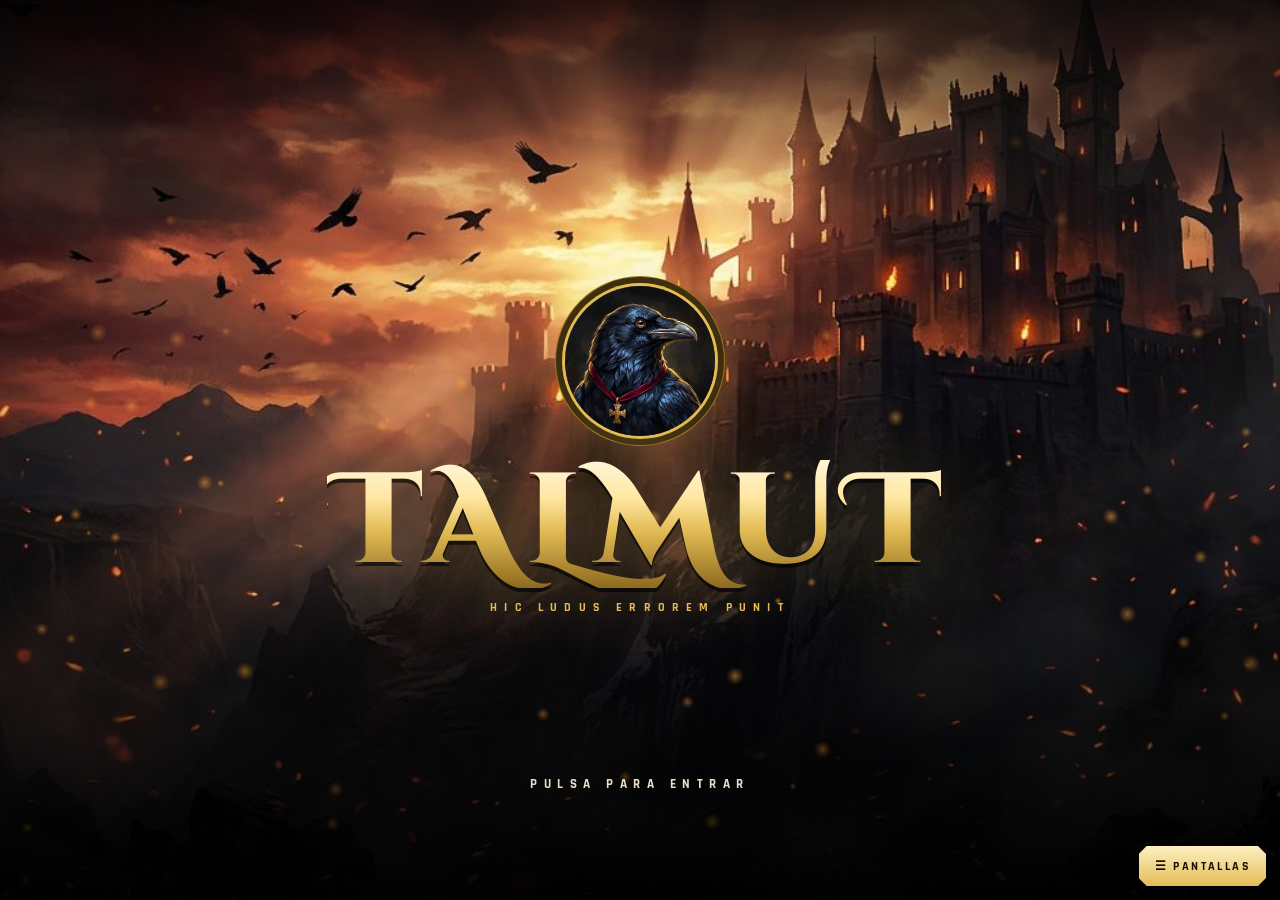
<file: boceto-v6/index.html>
<!doctype html>
<html lang="es">
<head>
<meta charset="utf-8">
<meta name="viewport" content="width=device-width,initial-scale=1,viewport-fit=cover">
<title>TALMUT · Boceto v6</title>
<link rel="preconnect" href="https://fonts.googleapis.com">
<link rel="preconnect" href="https://fonts.gstatic.com" crossorigin>
<link href="https://fonts.googleapis.com/css2?family=Cinzel+Decorative:wght@700;900&family=Cinzel:wght@600;700;800;900&family=Rajdhani:wght@500;600;700&family=Inter:wght@400;500;600&display=swap" rel="stylesheet">
<link rel="stylesheet" href="style.css">
</head>
<body>
<div class="app" id="app">
  <div class="scene-bg bg-castle" id="bg"></div>
  <div class="crows" id="crows"></div>
  <canvas class="embers" id="embers"></canvas>
  <div class="vign"></div>
  <div class="grain"></div>

  <!-- ============ 0 · SPLASH ============ -->
  <section class="screen splash on" id="s-splash" data-name="Inicio" onclick="go('menu');caw()">
    <div class="crest"></div>
    <div class="w"><span class="gold-text sweep" data-t="TALMUT">TALMUT</span></div>
    <div class="tag">HIC LUDUS ERROREM PUNIT</div>
    <div class="press">PULSA PARA ENTRAR</div>
  </section>

  <!-- ============ 1 · MENÚ ============ -->
  <section class="screen" id="s-menu" data-name="Menú principal">
    <div class="topbar">
      <button class="prof frame ch shine slow" onclick="go('profile')">
        <span class="fr"></span>
        <span class="medal" style="background-image:url(img/lv2.webp)"></span>
        <span class="pinfo">
          <span class="nm">Nacho<span class="chip">SOLDADO MALTÉS</span></span>
          <span class="xp"><span class="bar"><b style="width:58%"></b></span><small>35 / 60</small></span>
        </span>
      </button>
      <div class="logo"><div class="w"><span class="gold-text sweep" data-t="TALMUT">TALMUT</span></div><div class="sub">EST · MMXXV</div></div>
      <div class="tr-icons">
        <button class="iconbtn ch" onclick="toggleSound(this)" aria-label="Sonido"><svg viewBox="0 0 24 24"><path d="M4 9v6h4l5 4V5L8 9H4z"/><path d="M16.5 8.5a5 5 0 0 1 0 7M19 6a8.5 8.5 0 0 1 0 12"/></svg></button>
        <button class="iconbtn ch" onclick="toast('Ajustes')" aria-label="Ajustes"><svg viewBox="0 0 24 24"><circle cx="12" cy="12" r="3"/><path d="M12 2v3M12 19v3M4.2 4.2l2.1 2.1M17.7 17.7l2.1 2.1M2 12h3M19 12h3M4.2 19.8l2.1-2.1M17.7 6.3l2.1-2.1"/></svg></button>
      </div>
    </div>

    <div class="caps" id="caps">
      <button class="cap c1" onclick="go('online')" style="--i:0">
        <div class="brk"><i></i><i></i><i></i><i></i></div>
        <div class="card shine d1"><div class="art"></div><div class="tint"></div><div class="edge"></div></div>
        <span class="tag"><i></i>EN LÍNEA</span><span class="badge">128 JUGANDO</span>
        <div class="txt"><div class="t">ONLINE</div><div class="s">Partida rápida o sala privada con tus amigos.</div><div class="rule"></div></div>
        <div class="go"><span>JUGAR ›</span></div>
      </button>
      <button class="cap c2" onclick="go('arcade')" style="--i:1">
        <div class="brk"><i></i><i></i><i></i><i></i></div>
        <div class="card shine d2"><div class="art"></div><div class="tint"></div><div class="edge"></div></div>
        <span class="tag"><i></i>SIN CONEXIÓN</span>
        <div class="txt"><div class="t">ARCADE</div><div class="s">Contra la máquina. Tres rivales, tres niveles.</div><div class="rule"></div></div>
        <div class="go"><span>JUGAR ›</span></div>
      </button>
      <button class="cap c3" onclick="go('local')" style="--i:2">
        <div class="brk"><i></i><i></i><i></i><i></i></div>
        <div class="card shine d3"><div class="art"></div><div class="tint"></div><div class="edge"></div></div>
        <span class="tag"><i></i>EN LA MESA</span>
        <div class="txt"><div class="t">LOCAL</div><div class="s">Tabla para jugar con baraja real.</div><div class="rule"></div></div>
        <div class="go"><span>ABRIR TABLA ›</span></div>
      </button>
      <button class="cap c4" onclick="go('tutorial')" style="--i:3">
        <div class="brk"><i></i><i></i><i></i><i></i></div>
        <div class="card shine"><div class="art"></div><div class="tint"></div><div class="edge"></div></div>
        <span class="tag"><i></i>3 MINUTOS</span>
        <div class="txt"><div class="t">APRENDE</div><div class="s">Con Juanjo, el Cuervo.</div><div class="rule"></div></div>
        <div class="go"><span>EMPEZAR ›</span></div>
      </button>
    </div>

    <div class="ticker frame ch"><span class="fr"></span><span class="av"></span><b>Juanjo, el Cuervo</b><span id="tick">Te faltan 8 chapitas para As del Talmutaje. ¿Una partidita?</span></div>

    <nav class="nav">
      <button onclick="go('profile')"><svg viewBox="0 0 24 24"><circle cx="12" cy="8" r="4"/><path d="M4 21c.8-4.2 4-6.5 8-6.5s7.2 2.3 8 6.5"/></svg><span>Perfil</span></button>
      <button onclick="go('badges')"><svg viewBox="0 0 24 24"><path d="M12 2l8 4.5v9L12 22l-8-6.5v-9z"/><path d="M12 8l1.4 2.8 3 .4-2.2 2.1.5 3L12 14.9 9.3 16.3l.5-3-2.2-2.1 3-.4z"/></svg><span>Chapitas</span><em class="dot">3</em></button>
      <button onclick="toast('Amigos')"><svg viewBox="0 0 24 24"><circle cx="9" cy="8" r="3.5"/><path d="M2.5 20c.5-3.6 3.2-5.8 6.5-5.8s6 2.2 6.5 5.8"/><path d="M19 8v6M16 11h6"/></svg><span>Amigos</span></button>
      <button onclick="go('profile')"><svg viewBox="0 0 24 24"><path d="M4 20V11M10 20V5M16 20v-6M21 20H3"/></svg><span>Estadísticas</span></button>
      <button onclick="toast('Reglas')"><svg viewBox="0 0 24 24"><path d="M6 3h11a2 2 0 0 1 2 2v14a2 2 0 0 1-2 2H6"/><path d="M6 3a2 2 0 0 0 0 4h2M6 21a2 2 0 0 1 0-4h2V7"/><path d="M11 9h5M11 13h4"/></svg><span>Reglas</span></button>
    </nav>
    <span class="ver">v6 · BOCETO · SM42</span>
  </section>

  <!-- ============ 2 · ONLINE ============ -->
  <section class="screen" id="s-online" data-name="Online · salas">
    <div class="shead"><button class="back ch" onclick="go('menu')"><svg viewBox="0 0 24 24"><path d="M15 5l-7 7 7 7"/></svg></button><div><div class="crumb">MODO DE JUEGO</div><h2 class="gold-text">ONLINE</h2></div><div class="sp"></div></div>
    <div class="hline"></div>
    <div class="body">
      <div class="on-grid">
        <button class="quick ch shine" onclick="go('game')">
          <div class="art"></div><div class="tint"></div>
          <div class="txt">
            <span class="eyebrow" style="color:var(--teal)">● PARTIDA RÁPIDA</span>
            <h3>Busca mesa</h3>
            <p>Te sentamos con jugadores de tu nivel en segundos. Cuatro sillas, una baraja, un cuervo mirando.</p>
            <div class="live"><span><b>128</b>JUGANDO</span><span><b>~12 s</b>ESPERA</span></div>
            <span class="btn btn-gold ch">BUSCAR PARTIDA <span class="arr">›</span></span>
          </div>
        </button>
        <div class="side">
          <div class="pnl frame ch"><span class="fr"></span>
            <h4>Unirse con código</h4><p>Te lo pasa quien creó la sala.</p>
            <div class="code"><input maxlength="1" value="K"><input maxlength="1" value="7"><input maxlength="1"><input maxlength="1"><button class="btn btn-ghost ch" style="height:62px;margin-left:6px" onclick="toast('Entrando en la sala…')">ENTRAR</button></div>
          </div>
          <div class="pnl frame ch shine slow"><span class="fr"></span>
            <div class="room-code"><div><div class="eyebrow">TU SALA</div><div class="big gold-text">K7QX</div></div><div class="sp" style="flex:1"></div><button class="iconbtn ch" onclick="toast('Código copiado')"><svg viewBox="0 0 24 24"><rect x="8" y="8" width="12" height="12" rx="1"/><path d="M4 16V5a1 1 0 0 1 1-1h11"/></svg></button></div>
            <div class="slots">
              <div class="slot host ready"><span class="av" style="background-image:url(img/lv2.webp)"></span><b>Nacho</b></div>
              <div class="slot ready"><span class="av" style="background-image:url(img/lv3.webp)"></span><b>Lucía</b></div>
              <div class="slot"><span class="av" style="background-image:url(img/lv1.webp)"></span><b>Pablo</b></div>
              <div class="slot empty">ESPERANDO</div><div class="slot empty">LIBRE</div><div class="slot empty">LIBRE</div>
            </div>
            <div style="display:flex;gap:10px;margin-top:14px"><button class="btn btn-ghost ch" style="flex:1" onclick="toast('Invitación copiada')">INVITAR</button><button class="btn btn-gold ch" style="flex:1.4" onclick="go('game')">EMPEZAR <span class="arr">›</span></button></div>
          </div>
        </div>
      </div>
    </div>
  </section>

  <!-- ============ 3 · ARCADE ============ -->
  <section class="screen" id="s-arcade" data-name="Arcade · rivales">
    <div class="shead"><button class="back ch" onclick="go('menu')"><svg viewBox="0 0 24 24"><path d="M15 5l-7 7 7 7"/></svg></button><div><div class="crumb">CONTRA LA MÁQUINA</div><h2 class="gold-text">ARCADE</h2></div></div>
    <div class="hline"></div>
    <div class="body">
      <div class="rivals" id="rivals">
        <button class="rv r1 ch" onclick="pickRv(this)"><div class="in"><div class="art"></div><div class="tint"></div></div><span class="bd ch"></span>
          <span class="emb ch"><svg viewBox="0 0 24 24"><path d="M12 3l7 3v6c0 4.5-3 7.5-7 9-4-1.5-7-4.5-7-9V6z"/></svg></span>
          <div class="txt"><div class="lvl">FÁCIL</div><h3>Escudero</h3><p>Olvida cartas y canta TALMUT tarde. Para calentar.</p><div class="pips"><i class="on"></i><i></i><i></i></div></div></button>
        <button class="rv r2 ch sel" onclick="pickRv(this)"><div class="in"><div class="art"></div><div class="tint"></div></div><span class="bd ch"></span>
          <span class="emb ch"><svg viewBox="0 0 24 24"><path d="M5 19L19 5M15 5h4v4M5 5l14 14M5 15v4h4"/></svg></span>
          <div class="txt"><div class="lvl">NORMAL</div><h3>Caballero</h3><p>Recuerda lo que ve y descarta rápido si puede.</p><div class="pips"><i class="on"></i><i class="on"></i><i></i></div></div></button>
        <button class="rv r3 ch" onclick="pickRv(this)"><div class="in"><div class="art"></div><div class="tint"></div></div><span class="bd ch"></span>
          <span class="emb ch"><svg viewBox="0 0 24 24"><path d="M12 2c2 4 6 5 6 10a6 6 0 0 1-12 0c0-3 2-4 2-7 2 1 3 3 3 5 1-2 1-5 1-8z"/></svg></span>
          <div class="txt"><div class="lvl">DIFÍCIL</div><h3>Señor de la Guerra</h3><p>Memoria de hierro. No perdona un descarte.</p><div class="pips"><i class="on"></i><i class="on"></i><i class="on"></i></div></div></button>
      </div>
      <div class="opts">
        <div class="opt"><label>Rivales</label><div class="seg" data-seg><button class="ch">1</button><button class="ch">2</button><button class="ch on">3</button><button class="ch">4</button><button class="ch">5</button></div></div>
        <div class="opt"><label>Ritmo</label><div class="seg" data-seg><button class="ch">Tranquilo</button><button class="ch on">Normal</button><button class="ch">Rápido</button></div></div>
      </div>
      <div class="foot-cta"><button class="btn btn-gold ch shine" style="min-width:260px;height:56px;font-size:17px" onclick="go('game')">A LA MESA <span class="arr">›</span></button></div>
    </div>
  </section>

  <!-- ============ 4 · LOCAL ============ -->
  <section class="screen" id="s-local" data-name="Local · tabla">
    <div class="shead"><button class="back ch" onclick="go('menu')"><svg viewBox="0 0 24 24"><path d="M15 5l-7 7 7 7"/></svg></button><div><div class="crumb">BARAJA REAL</div><h2 class="gold-text">LOCAL</h2></div><div class="sp"></div><button class="btn btn-gold ch" onclick="toast('Ronda añadida')">+ RONDA</button></div>
    <div class="hline"></div>
    <div class="body">
      <div class="scorer frame ch"><span class="fr"></span>
        <table class="sc-table">
          <thead><tr><th>JUGADOR</th><th>R1</th><th>R2</th><th>R3</th><th>R4</th><th>R5</th><th>TOTAL</th></tr></thead>
          <tbody>
            <tr class="lead"><td>Nacho</td><td>4</td><td class="t">2</td><td>12</td><td>0</td><td>7</td><td class="tot">25</td></tr>
            <tr><td>Lucía</td><td>9</td><td>21</td><td class="t">3</td><td>5</td><td>11</td><td class="tot">49</td></tr>
            <tr><td>Pablo</td><td>15</td><td>8</td><td>40</td><td class="t">1</td><td>6</td><td class="tot">70</td></tr>
            <tr><td>Marta</td><td>30</td><td>12</td><td>6</td><td>22</td><td class="t">5</td><td class="tot">75</td></tr>
          </tbody>
        </table>
        <div style="display:flex;gap:10px;justify-content:flex-end;margin-top:14px"><button class="btn btn-ghost ch" onclick="toast('Deshecho')">DESHACER</button><button class="btn btn-crim ch" onclick="go('review')">CERRAR PARTIDA</button></div>
      </div>
    </div>
  </section>

  <!-- ============ 5 · MESA ============ -->
  <section class="screen" id="s-game" data-name="Mesa de juego">
    <div class="table-ui" id="tableUI">
      <div>
        <div class="hud">
          <button class="iconbtn ch" onclick="go('menu')" aria-label="Salir"><svg viewBox="0 0 24 24"><path d="M15 5l-7 7 7 7"/></svg></button>
          <div class="round frame ch"><span class="fr"></span>RONDA<b>3</b> · TU TURNO</div>
          <button class="iconbtn ch" onclick="go('review')" aria-label="Marcador"><svg viewBox="0 0 24 24"><path d="M4 20V11M10 20V5M16 20v-6M21 20H3"/></svg></button>
        </div>
        <div class="opps" id="opps"></div>
      </div>
      <div class="center">
        <div class="pile"><div class="stack deck-btn" id="deck" onclick="drawCard()"><div class="cd back"></div><div class="cd back"></div><div class="cd back"></div></div><span class="lbl">MAZO</span><span class="count">31 CARTAS</span></div>
        <div class="pile"><div class="stack" id="discard"></div><span class="lbl">DESCARTE</span><span class="count">ÚLTIMA: 7♥</span></div>
      </div>
      <div class="me">
        <div class="pl frame ch turn" style="align-self:center"><span class="fr"></span><span class="ring"><span class="av" style="background-image:url(img/lv2.webp)"></span><svg viewBox="0 0 44 44"><circle cx="22" cy="22" r="20" stroke="rgba(255,255,255,.12)"/><circle id="myTimer" cx="22" cy="22" r="20" stroke="#FFE6A1" stroke-dasharray="125.6" stroke-dashoffset="30"/></svg></span><span class="nm">Nacho<small>TU TURNO · 18 s</small></span></div>
        <div class="hand" id="myHand"></div>
        <button class="talmut-btn" onclick="talmut()"><span>TALMUT<small>≤ 5 PUNTOS</small></span></button>
      </div>
    </div>
    <div class="drawn" id="drawn">
      <div class="eyebrow">HAS ROBADO</div>
      <div id="drawnCard"></div>
      <div class="pw frame ch"><span class="fr"></span><b>REINA · 30</b> &nbsp;Poder: mira una carta tuya y otra de un rival.</div>
      <div class="acts"><button class="btn btn-gold ch" onclick="swapMode()">CAMBIAR POR UNA MÍA</button><button class="btn btn-ghost ch" onclick="closeDrawn()">DESCARTAR</button><button class="btn btn-crim ch" onclick="closeDrawn();toast('Poder de la Reina activado')">USAR PODER</button></div>
    </div>
    <div class="epic" id="epic">
      <div class="rays"></div>
      <svg class="wings" viewBox="0 0 1000 420" aria-hidden="true"><defs><linearGradient id="wg" x1="0" x2="0" y1="0" y2="1"><stop offset="0" stop-color="#1a0a0d"/><stop offset="1" stop-color="#000"/></linearGradient></defs>
        <path fill="url(#wg)" d="M500 250 C440 200 380 120 250 60 C170 24 80 18 0 40 C70 60 120 80 150 110 C90 108 40 122 0 150 C80 150 130 160 170 185 C110 195 70 215 40 245 C120 232 190 236 250 255 C210 275 180 300 165 330 C240 300 320 290 400 300 C440 305 480 290 500 270Z"/>
        <path fill="url(#wg)" transform="matrix(-1 0 0 1 1000 0)" d="M500 250 C440 200 380 120 250 60 C170 24 80 18 0 40 C70 60 120 80 150 110 C90 108 40 122 0 150 C80 150 130 160 170 185 C110 195 70 215 40 245 C120 232 190 236 250 255 C210 275 180 300 165 330 C240 300 320 290 400 300 C440 305 480 290 500 270Z"/>
      </svg>
      <div class="word"><span class="gold-text">¡TALMUT!</span></div>
      <div class="who">NACHO CANTA · ÚLTIMA VUELTA</div>
      <button class="btn btn-gold ch" onclick="go('review')">VER RONDA <span class="arr">›</span></button>
    </div>
  </section>

  <!-- ============ 6 · FIN DE RONDA ============ -->
  <section class="screen" id="s-review" data-name="Fin de ronda">
    <div class="shead"><button class="back ch" onclick="go('game')"><svg viewBox="0 0 24 24"><path d="M15 5l-7 7 7 7"/></svg></button><div><div class="crumb">RONDA 3 · RESULTADO</div><h2 class="gold-text">FIN DE RONDA</h2></div><div class="sp"></div><button class="btn btn-gold ch shine" onclick="go('game')">SIGUIENTE RONDA <span class="arr">›</span></button></div>
    <div class="hline"></div>
    <div class="body"><div class="review" id="review"></div></div>
  </section>

  <!-- ============ 7 · PERFIL ============ -->
  <section class="screen" id="s-profile" data-name="Perfil">
    <div class="shead"><button class="back ch" onclick="go('menu')"><svg viewBox="0 0 24 24"><path d="M15 5l-7 7 7 7"/></svg></button><div><div class="crumb">TU CUERVO</div><h2 class="gold-text">PERFIL</h2></div><div class="sp"></div><button class="btn btn-ghost ch" onclick="go('levelup')">VER SUBIDA DE NIVEL</button></div>
    <div class="tabs"><button class="on">Perfil</button><button onclick="toast('Estilo: marcos, dorsos y colores')">Estilo</button><button onclick="go('badges')">Chapitas</button></div>
    <div class="hline" style="margin-top:0"></div>
    <div class="body">
      <div class="prof-grid">
        <div class="hero frame ch"><span class="fr"></span>
          <div class="big-medal"><div class="m"></div></div>
          <h3>Nacho</h3><div class="lvname">SOLDADO MALTÉS</div>
          <div class="xp"><span class="bar"><b style="width:58%"></b></span><small>35 / 60</small></div>
          <div style="font-size:12px;color:var(--mute);margin-top:6px">8 chapitas más para <b style="color:var(--gold2)">As del Talmutaje</b></div>
          <div class="path" id="path"></div>
        </div>
        <div>
          <div class="stats">
            <div class="stat frame ch"><span class="fr"></span><small>Partidas</small><b>142</b><em>+6 esta semana</em></div>
            <div class="stat frame ch"><span class="fr"></span><small>Victorias</small><b>61</b><em>43 %</em></div>
            <div class="stat frame ch"><span class="fr"></span><small>TALMUT cantados</small><b>87</b><em>79 % acertados</em></div>
            <div class="stat frame ch"><span class="fr"></span><small>Mejor ronda</small><b>−1</b><em>con el comodín</em></div>
          </div>
          <div class="split">
            <div class="pnl frame ch" style="--acc:#3FE0CF"><span class="fr"></span><h4><i></i>Online</h4>
              <div class="kv"><span>Partidas</span><b>88</b><span>Victorias</span><b>36</b><span>Racha máxima</span><b>5</b></div><div class="wr"><b style="width:41%"></b></div></div>
            <div class="pnl frame ch m" style="--acc:#FF8A3D"><span class="fr"></span><h4><i></i>Contra la máquina</h4>
              <div class="kv"><span>Partidas</span><b>54</b><span>Victorias</span><b>25</b><span>Nivel favorito</span><b>Caballero</b></div><div class="wr"><b style="width:46%"></b></div></div>
          </div>
          <div class="pnl frame ch recent"><span class="fr"></span><h4>Últimas chapitas</h4><p>Pulsa para verlas todas</p><div class="ach-row" id="recent"></div></div>
        </div>
      </div>
    </div>
  </section>

  <!-- ============ 8 · CHAPITAS ============ -->
  <section class="screen" id="s-badges" data-name="Chapitas">
    <div class="shead"><button class="back ch" onclick="go('menu')"><svg viewBox="0 0 24 24"><path d="M15 5l-7 7 7 7"/></svg></button><div><div class="crumb">COLECCIÓN</div><h2 class="gold-text">CHAPITAS</h2></div></div>
    <div class="tabs"><button onclick="go('profile')">Perfil</button><button onclick="toast('Estilo')">Estilo</button><button class="on">Chapitas</button></div>
    <div class="hline" style="margin-top:0"></div>
    <div class="body">
      <div class="ach-head">
        <div class="prog"><b>35</b><span style="color:var(--mute)">DE 60 CONSEGUIDAS</span><span class="xp" style="margin:0"><span class="bar" style="width:220px;height:7px"><b style="width:58%"></b></span></span></div>
        <div class="seg" data-seg><button class="ch on">Todas</button><button class="ch">Conseguidas</button><button class="ch">Pendientes</button></div>
      </div>
      <div class="ach-grid" id="achGrid"></div>
    </div>
  </section>

  <!-- ============ 9 · TUTORIAL ============ -->
  <section class="screen" id="s-tutorial" data-name="Aprende con Juanjo">
    <div class="table-ui" style="pointer-events:none">
      <div><div class="hud"><span></span><div class="round frame ch"><span class="fr"></span>APRENDE<b id="tutN">1/7</b></div><span></span></div><div class="opps" id="tOpps"></div></div>
      <div class="center"><div class="pile"><div class="stack"><div class="cd back"></div><div class="cd back"></div><div class="cd back"></div></div><span class="lbl">MAZO</span></div><div class="pile"><div class="stack" id="tDiscard"></div><span class="lbl">DESCARTE</span></div></div>
      <div class="me"><div class="hand" id="tHand"></div></div>
    </div>
    <div class="dim" id="dim"></div>
    <div class="coach">
      <div class="jj"></div>
      <div class="box frame ch shine slow"><span class="fr"></span><span class="nameplate">JUANJO, EL CUERVO</span>
        <p id="coachTxt"></p>
        <div class="row"><div class="steps" id="steps"></div><div style="display:flex;gap:8px"><button class="btn btn-ghost ch" style="height:40px" onclick="go('menu')">SALIR</button><button class="btn btn-gold ch" style="height:40px" onclick="tutNext()">SIGUIENTE ›</button></div></div>
      </div>
    </div>
  </section>

  <!-- ============ 10 · SUBIDA DE NIVEL ============ -->
  <section class="screen" id="s-levelup" data-name="Subida de nivel">
    <div class="lvup">
      <div class="rays"></div>
      <div class="eyebrow">¡SUBES DE NIVEL!</div>
      <div class="medal-xl"></div>
      <h2 class="gold-text">Soldado Maltés</h2>
      <div class="q"><b>JUANJO, EL CUERVO</b><br>“La Orden te reconoce. Ahora, a por el As.”</div>
      <button class="btn btn-gold ch shine" onclick="go('menu')">¡A POR MÁS! <span class="arr">›</span></button>
    </div>
  </section>

  <div class="dock" id="dock"><button class="ch" onclick="this.parentNode.classList.toggle('open')">☰ PANTALLAS</button><div class="list ch" id="dockList"></div></div>
  <div class="toast" id="toast"></div>
</div>
<script src="app.js"></script>
</body>
</html>
</file>
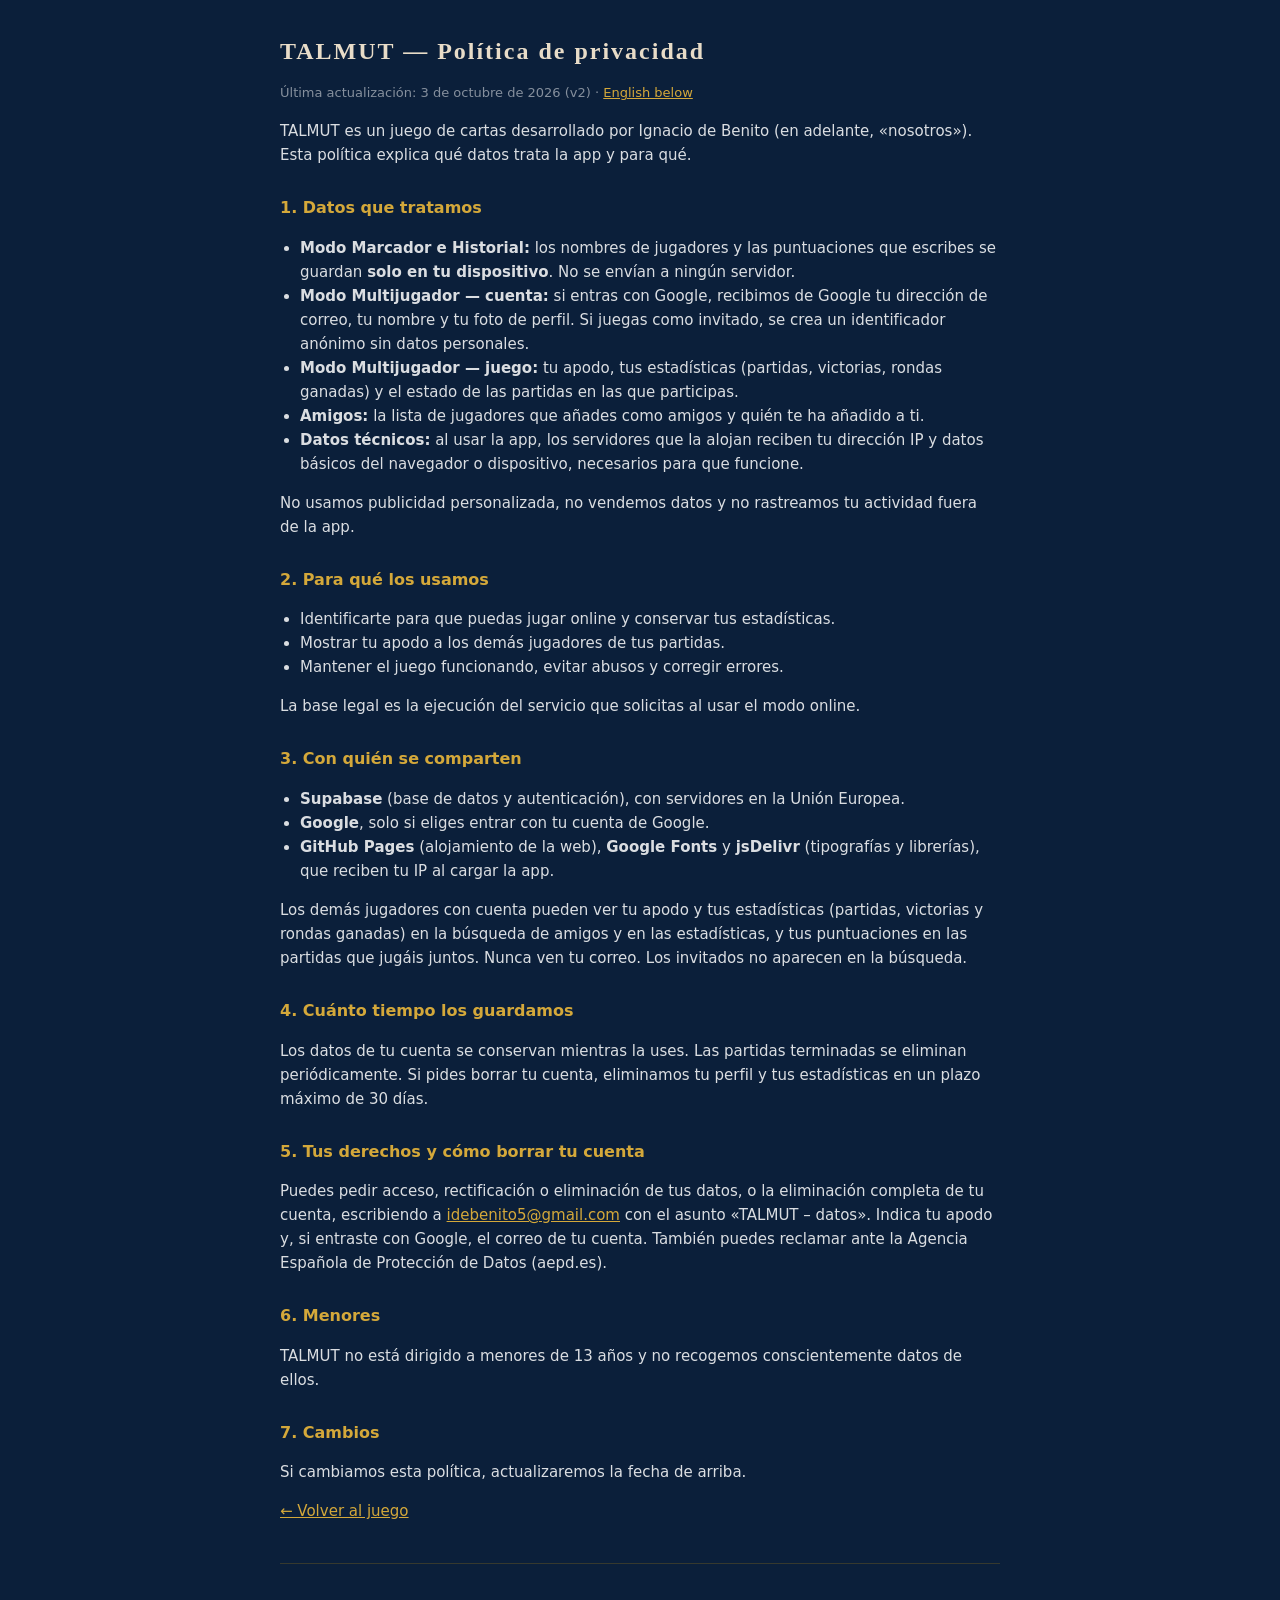
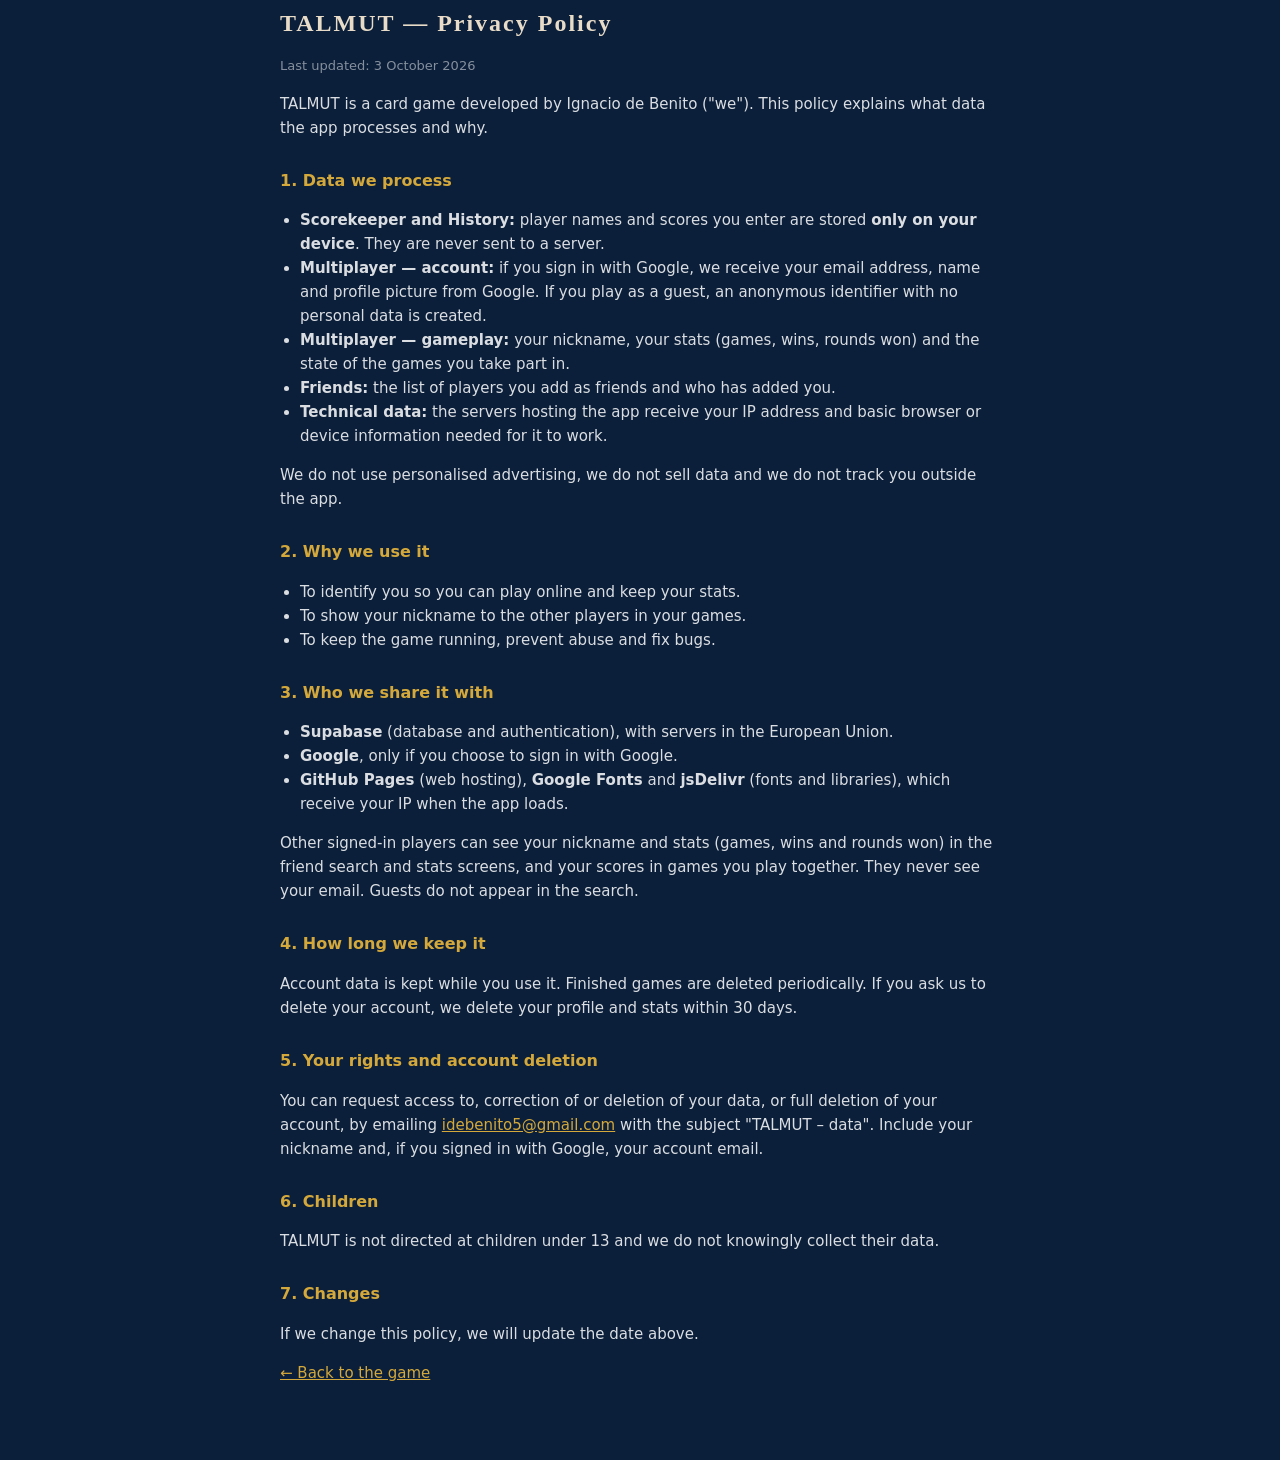
<file: privacy.html>
<!DOCTYPE html>
<html lang="es">
<head>
<meta charset="utf-8">
<meta name="viewport" content="width=device-width, initial-scale=1">
<title>TALMUT — Política de privacidad</title>
<link rel="icon" type="image/png" href="icon-192.png">
<style>
body{margin:0;background:#0B1F3A;color:rgba(255,255,255,.85);font:15px/1.6 system-ui,-apple-system,"Segoe UI",Roboto,sans-serif}
main{max-width:720px;margin:0 auto;padding:32px 20px 60px}
h1{font-family:Georgia,serif;color:#E8DCC8;letter-spacing:2px;font-size:24px;margin:0 0 4px}
h2{color:#D4A83A;font-size:16px;margin:28px 0 8px}
a{color:#D4A83A}
.muted{color:rgba(255,255,255,.5);font-size:13px}
hr{border:none;border-top:1px solid rgba(184,134,11,.25);margin:40px 0}
ul{padding-left:20px}
</style>
</head>
<body>
<main>
<section lang="es">
<h1>TALMUT — Política de privacidad</h1>
<p class="muted">Última actualización: 3 de octubre de 2026 (v2) · <a href="#en">English below</a></p>

<p>TALMUT es un juego de cartas desarrollado por Ignacio de Benito (en adelante, «nosotros»). Esta política explica qué datos trata la app y para qué.</p>

<h2>1. Datos que tratamos</h2>
<ul>
<li><b>Modo Marcador e Historial:</b> los nombres de jugadores y las puntuaciones que escribes se guardan <b>solo en tu dispositivo</b>. No se envían a ningún servidor.</li>
<li><b>Modo Multijugador — cuenta:</b> si entras con Google, recibimos de Google tu dirección de correo, tu nombre y tu foto de perfil. Si juegas como invitado, se crea un identificador anónimo sin datos personales.</li>
<li><b>Modo Multijugador — juego:</b> tu apodo, tus estadísticas (partidas, victorias, rondas ganadas) y el estado de las partidas en las que participas.</li>
<li><b>Amigos:</b> la lista de jugadores que añades como amigos y quién te ha añadido a ti.</li>
<li><b>Datos técnicos:</b> al usar la app, los servidores que la alojan reciben tu dirección IP y datos básicos del navegador o dispositivo, necesarios para que funcione.</li>
</ul>
<p>No usamos publicidad personalizada, no vendemos datos y no rastreamos tu actividad fuera de la app.</p>

<h2>2. Para qué los usamos</h2>
<ul>
<li>Identificarte para que puedas jugar online y conservar tus estadísticas.</li>
<li>Mostrar tu apodo a los demás jugadores de tus partidas.</li>
<li>Mantener el juego funcionando, evitar abusos y corregir errores.</li>
</ul>
<p>La base legal es la ejecución del servicio que solicitas al usar el modo online.</p>

<h2>3. Con quién se comparten</h2>
<ul>
<li><b>Supabase</b> (base de datos y autenticación), con servidores en la Unión Europea.</li>
<li><b>Google</b>, solo si eliges entrar con tu cuenta de Google.</li>
<li><b>GitHub Pages</b> (alojamiento de la web), <b>Google Fonts</b> y <b>jsDelivr</b> (tipografías y librerías), que reciben tu IP al cargar la app.</li>
</ul>
<p>Los demás jugadores con cuenta pueden ver tu apodo y tus estadísticas (partidas, victorias y rondas ganadas) en la búsqueda de amigos y en las estadísticas, y tus puntuaciones en las partidas que jugáis juntos. Nunca ven tu correo. Los invitados no aparecen en la búsqueda.</p>

<h2>4. Cuánto tiempo los guardamos</h2>
<p>Los datos de tu cuenta se conservan mientras la uses. Las partidas terminadas se eliminan periódicamente. Si pides borrar tu cuenta, eliminamos tu perfil y tus estadísticas en un plazo máximo de 30 días.</p>

<h2>5. Tus derechos y cómo borrar tu cuenta</h2>
<p>Puedes pedir acceso, rectificación o eliminación de tus datos, o la eliminación completa de tu cuenta, escribiendo a <a href="mailto:idebenito5@gmail.com">idebenito5@gmail.com</a> con el asunto «TALMUT – datos». Indica tu apodo y, si entraste con Google, el correo de tu cuenta. También puedes reclamar ante la Agencia Española de Protección de Datos (aepd.es).</p>

<h2>6. Menores</h2>
<p>TALMUT no está dirigido a menores de 13 años y no recogemos conscientemente datos de ellos.</p>

<h2>7. Cambios</h2>
<p>Si cambiamos esta política, actualizaremos la fecha de arriba.</p>

<p><a href="./">← Volver al juego</a></p>
</section>

<hr>

<section id="en" lang="en">
<h1>TALMUT — Privacy Policy</h1>
<p class="muted">Last updated: 3 October 2026</p>

<p>TALMUT is a card game developed by Ignacio de Benito ("we"). This policy explains what data the app processes and why.</p>

<h2>1. Data we process</h2>
<ul>
<li><b>Scorekeeper and History:</b> player names and scores you enter are stored <b>only on your device</b>. They are never sent to a server.</li>
<li><b>Multiplayer — account:</b> if you sign in with Google, we receive your email address, name and profile picture from Google. If you play as a guest, an anonymous identifier with no personal data is created.</li>
<li><b>Multiplayer — gameplay:</b> your nickname, your stats (games, wins, rounds won) and the state of the games you take part in.</li>
<li><b>Friends:</b> the list of players you add as friends and who has added you.</li>
<li><b>Technical data:</b> the servers hosting the app receive your IP address and basic browser or device information needed for it to work.</li>
</ul>
<p>We do not use personalised advertising, we do not sell data and we do not track you outside the app.</p>

<h2>2. Why we use it</h2>
<ul>
<li>To identify you so you can play online and keep your stats.</li>
<li>To show your nickname to the other players in your games.</li>
<li>To keep the game running, prevent abuse and fix bugs.</li>
</ul>

<h2>3. Who we share it with</h2>
<ul>
<li><b>Supabase</b> (database and authentication), with servers in the European Union.</li>
<li><b>Google</b>, only if you choose to sign in with Google.</li>
<li><b>GitHub Pages</b> (web hosting), <b>Google Fonts</b> and <b>jsDelivr</b> (fonts and libraries), which receive your IP when the app loads.</li>
</ul>
<p>Other signed-in players can see your nickname and stats (games, wins and rounds won) in the friend search and stats screens, and your scores in games you play together. They never see your email. Guests do not appear in the search.</p>

<h2>4. How long we keep it</h2>
<p>Account data is kept while you use it. Finished games are deleted periodically. If you ask us to delete your account, we delete your profile and stats within 30 days.</p>

<h2>5. Your rights and account deletion</h2>
<p>You can request access to, correction of or deletion of your data, or full deletion of your account, by emailing <a href="mailto:idebenito5@gmail.com">idebenito5@gmail.com</a> with the subject "TALMUT – data". Include your nickname and, if you signed in with Google, your account email.</p>

<h2>6. Children</h2>
<p>TALMUT is not directed at children under 13 and we do not knowingly collect their data.</p>

<h2>7. Changes</h2>
<p>If we change this policy, we will update the date above.</p>

<p><a href="./">← Back to the game</a></p>
</section>
</main>
</body>
</html>
</file>
<file: boceto-v6/style.css>
/* =========================================================
   TALMUT · Boceto v6 · "Nido de Cuervos"
   Medieval-moderno · marcos biselados · brillos vivos
   ========================================================= */
@property --ang{syntax:'<angle>';inherits:false;initial-value:0deg}
:root{
  --bg:#06060a; --ink:#F4EBD6; --mute:#A79F8C; --dim:#6E675A;
  --gold:#E3BC55; --gold2:#FFE6A1; --gold3:#9A7424;
  --crim:#C21D2B; --crim2:#FF3B47; --ember:#FF8A3D;
  --teal:#3FE0CF; --vio:#A98BFF; --steel:#1A1A22;
  --panel:rgba(14,12,16,.78); --line:rgba(227,188,85,.28);
  --cut:16px;
  --f-title:'Cinzel',serif; --f-deco:'Cinzel Decorative','Cinzel',serif; --f-ui:'Rajdhani','Inter',sans-serif; --f-body:'Inter',system-ui,sans-serif;
}
*{box-sizing:border-box;-webkit-tap-highlight-color:transparent}
html,body{margin:0;height:100%;background:var(--bg);color:var(--ink);font-family:var(--f-body);overflow:hidden}
button{font:inherit;color:inherit;background:none;border:0;cursor:pointer;padding:0}
img{display:block;max-width:100%}
.app{position:fixed;inset:0;overflow:hidden}

/* ---------- capas de fondo ---------- */
.scene-bg{position:absolute;inset:-4%;background-size:cover;background-position:center;transition:transform .6s cubic-bezier(.2,.7,.2,1),opacity .6s;will-change:transform}
.scene-bg.bg-castle{background-image:url(img/bg.jpg)}
.scene-bg.bg-table{background-image:url(img/table.jpg)}
.vign{position:absolute;inset:0;pointer-events:none;background:
  radial-gradient(120% 90% at 50% 40%,transparent 35%,rgba(0,0,0,.55) 75%,rgba(0,0,0,.92)),
  linear-gradient(180deg,rgba(0,0,0,.55),transparent 22%,transparent 62%,rgba(0,0,0,.9))}
.grain{position:absolute;inset:0;pointer-events:none;opacity:.07;mix-blend-mode:overlay;background-image:url("data:image/svg+xml,%3Csvg xmlns='http://www.w3.org/2000/svg' width='160' height='160'%3E%3Cfilter id='n'%3E%3CfeTurbulence baseFrequency='.9' numOctaves='2' stitchTiles='stitch'/%3E%3C/filter%3E%3Crect width='100%25' height='100%25' filter='url(%23n)'/%3E%3C/svg%3E")}
canvas.embers{position:absolute;inset:0;width:100%;height:100%;pointer-events:none}
.crows{position:absolute;inset:0;pointer-events:none;overflow:hidden}
.crow{position:absolute;left:0;top:0;animation:fly linear infinite}
.crow svg{width:100%;height:100%;animation:flap .5s ease-in-out infinite alternate;transform-origin:50% 60%}
@keyframes flap{from{transform:scaleY(1)}to{transform:scaleY(-.35) translateY(-18%)}}
@keyframes fly{from{transform:translate(-10vw,var(--y0))}to{transform:translate(110vw,var(--y1))}}

/* ---------- pantallas ---------- */
.screen{position:absolute;inset:0;display:flex;flex-direction:column;opacity:0;visibility:hidden;transform:scale(1.02);transition:opacity .45s,transform .55s cubic-bezier(.2,.7,.2,1),visibility 0s .45s}
.screen.on{opacity:1;visibility:visible;transform:none;transition:opacity .45s,transform .55s cubic-bezier(.2,.7,.2,1)}

/* ---------- marcos biselados (chamfer) ---------- */
.ch{--c:var(--cut);clip-path:polygon(var(--c) 0,calc(100% - var(--c)) 0,100% var(--c),100% calc(100% - var(--c)),calc(100% - var(--c)) 100%,var(--c) 100%,0 calc(100% - var(--c)),0 var(--c))}
.frame{position:relative;isolation:isolate}
.frame>.fr{position:absolute;inset:0;z-index:-1;padding:1.5px;background:linear-gradient(160deg,var(--gold2),var(--gold3) 40%,rgba(227,188,85,.25) 60%,var(--gold) 100%)}
.frame>.fr::after{content:'';position:absolute;inset:1.5px;background:var(--panel);backdrop-filter:blur(10px);-webkit-backdrop-filter:blur(10px)}
.frame>.fr,.frame>.fr::after{clip-path:inherit}
/* brillo que recorre el contorno */
.shine{position:relative}
.shine::before{content:'';position:absolute;inset:0;padding:2px;pointer-events:none;z-index:3;border-radius:inherit;clip-path:inherit;
  background:conic-gradient(from var(--ang),transparent 0 60%,rgba(255,230,161,.0) 66%,var(--gold2) 74%,#fff 76%,var(--gold2) 78%,transparent 86%);
  -webkit-mask:linear-gradient(#000 0 0) content-box,linear-gradient(#000 0 0);-webkit-mask-composite:xor;mask-composite:exclude;animation:spinAng 4.5s linear infinite}
.shine.slow::before{animation-duration:7s}
.shine.d1::before{animation-delay:-1.1s}.shine.d2::before{animation-delay:-2.2s}.shine.d3::before{animation-delay:-3.3s}
@keyframes spinAng{to{--ang:360deg}}

/* esquinas tipo "selección" (corchetes) */
.brk{position:absolute;inset:-7px;pointer-events:none;opacity:0;transition:opacity .25s,inset .25s;z-index:4}
.brk i{position:absolute;width:16px;height:16px;border:2px solid var(--gold2);filter:drop-shadow(0 0 6px rgba(255,214,120,.9))}
.brk i:nth-child(1){left:0;top:0;border-right:0;border-bottom:0}
.brk i:nth-child(2){right:0;top:0;border-left:0;border-bottom:0}
.brk i:nth-child(3){left:0;bottom:0;border-right:0;border-top:0}
.brk i:nth-child(4){right:0;bottom:0;border-left:0;border-top:0}

/* ---------- tipografía ---------- */
.eyebrow{font-family:var(--f-ui);font-weight:700;letter-spacing:.32em;text-transform:uppercase;font-size:11px;color:var(--gold)}
.h-title{font-family:var(--f-title);font-weight:800;letter-spacing:.06em;margin:0;line-height:1}
.gold-text{background:linear-gradient(180deg,#FFF6D8 0%,var(--gold2) 30%,var(--gold) 55%,#8E6A1E 100%);-webkit-background-clip:text;background-clip:text;color:transparent}
.sweep{position:relative;display:inline-block}
.sweep::after{content:attr(data-t);position:absolute;inset:0;background:linear-gradient(105deg,transparent 40%,rgba(255,255,255,.95) 50%,transparent 60%);background-size:250% 100%;-webkit-background-clip:text;background-clip:text;color:transparent;animation:sweepTxt 5s ease-in-out infinite}
@keyframes sweepTxt{0%,55%{background-position:120% 0}85%,100%{background-position:-60% 0}}

/* ---------- botones ---------- */
.btn{--c:10px;position:relative;display:inline-flex;align-items:center;justify-content:center;gap:10px;height:48px;padding:0 26px;font-family:var(--f-ui);font-weight:700;font-size:15px;letter-spacing:.18em;text-transform:uppercase;transition:transform .15s,filter .2s}
.btn:active{transform:scale(.97)}
.btn-gold{color:#1A1206;background:linear-gradient(180deg,#FFF0C2,var(--gold) 45%,#B58A2C);box-shadow:0 0 0 1px rgba(255,240,194,.6) inset}
.btn-gold:hover{filter:brightness(1.12) drop-shadow(0 0 14px rgba(255,200,90,.55))}
.btn-crim{color:#FFF3E6;background:linear-gradient(180deg,#FF5A61,var(--crim) 50%,#6E0A12)}
.btn-crim:hover{filter:brightness(1.15) drop-shadow(0 0 16px rgba(255,59,71,.6))}
.btn-ghost{color:var(--gold2);background:rgba(227,188,85,.08);box-shadow:0 0 0 1px var(--line) inset}
.btn-ghost:hover{background:rgba(227,188,85,.16)}
.btn .arr{font-size:18px;line-height:0;transform:translateY(-1px)}
.iconbtn{--c:8px;width:44px;height:44px;display:grid;place-items:center;background:rgba(10,9,12,.6);box-shadow:0 0 0 1px var(--line) inset;transition:background .2s}
.iconbtn:hover{background:rgba(227,188,85,.14)}
.iconbtn svg{width:20px;height:20px;stroke:var(--gold2);fill:none;stroke-width:1.7;stroke-linecap:round;stroke-linejoin:round}

/* ---------- barra superior ---------- */
.topbar{position:relative;z-index:5;display:flex;align-items:center;justify-content:space-between;gap:12px;padding:14px clamp(14px,3vw,34px) 0}
.prof{--c:12px;display:flex;align-items:center;gap:12px;padding:7px 18px 7px 7px;min-width:0;text-align:left}
.prof .fr::after{background:linear-gradient(90deg,rgba(18,14,18,.9),rgba(18,14,18,.6))}
.medal{width:52px;height:52px;flex:0 0 auto;border-radius:50%;background-size:112%;background-position:center;box-shadow:0 0 0 2px var(--gold),0 0 18px rgba(227,188,85,.45)}
.prof .nm{font-family:var(--f-title);font-weight:700;font-size:16px;letter-spacing:.04em;white-space:nowrap}
.chip{display:inline-block;font-family:var(--f-ui);font-weight:700;font-size:10px;letter-spacing:.2em;padding:2px 8px;color:#1A1206;background:linear-gradient(180deg,var(--gold2),var(--gold));clip-path:polygon(6px 0,100% 0,calc(100% - 6px) 100%,0 100%);margin-left:8px;vertical-align:2px}
.xp{display:flex;align-items:center;gap:8px;margin-top:6px}
.xp .bar{position:relative;width:140px;height:5px;background:rgba(255,255,255,.08);overflow:hidden;clip-path:polygon(3px 0,100% 0,calc(100% - 3px) 100%,0 100%)}
.xp .bar b{position:absolute;inset:0 auto 0 0;background:linear-gradient(90deg,var(--gold3),var(--gold2));box-shadow:0 0 10px var(--gold)}
.xp .bar b::after{content:'';position:absolute;inset:0;background:linear-gradient(90deg,transparent,rgba(255,255,255,.9),transparent);width:40%;animation:barShine 2.6s ease-in-out infinite}
@keyframes barShine{from{transform:translateX(-120%)}to{transform:translateX(320%)}}
.xp small{font-family:var(--f-ui);font-weight:600;font-size:12px;color:var(--mute)}
.logo{position:absolute;left:50%;top:14px;transform:translateX(-50%);text-align:center;pointer-events:none}
.logo .w{font-family:var(--f-deco);font-weight:900;font-size:clamp(30px,4.2vw,50px);letter-spacing:.08em;line-height:1;filter:drop-shadow(0 3px 0 rgba(0,0,0,.6)) drop-shadow(0 0 24px rgba(227,188,85,.35))}
.logo .sub{display:flex;align-items:center;gap:10px;justify-content:center;margin-top:4px;font-family:var(--f-ui);font-size:10px;letter-spacing:.5em;color:var(--gold);font-weight:700}
.logo .sub::before,.logo .sub::after{content:'';width:34px;height:1px;background:linear-gradient(90deg,transparent,var(--gold))}
.logo .sub::after{transform:scaleX(-1)}
.tr-icons{display:flex;gap:8px}

/* ---------- menú: cápsulas ---------- */
.caps{position:relative;z-index:4;flex:1;display:flex;align-items:center;justify-content:center;gap:clamp(10px,1.6vw,22px);padding:18px clamp(14px,4vw,60px) 8px;min-height:0;perspective:1200px}
.cap{--sk:-7deg;position:relative;flex:1 1 0;max-width:290px;height:min(62vh,440px);transform:skewX(var(--sk));transition:transform .35s cubic-bezier(.2,.7,.2,1),filter .35s;outline:none}
.cap .card{position:absolute;inset:0;overflow:hidden;border-radius:4px;background:#000;box-shadow:0 22px 50px rgba(0,0,0,.65)}
.cap .art{position:absolute;inset:-6% -18%;background-size:cover;background-position:center 30%;transform:skewX(calc(var(--sk) * -1)) scale(1.02);transition:transform .7s cubic-bezier(.2,.7,.2,1),filter .4s;filter:saturate(.9) brightness(.8)}
.cap .tint{position:absolute;inset:0;background:linear-gradient(180deg,rgba(0,0,0,.65) 0%,transparent 26%,transparent 48%,var(--tint) 78%,rgba(4,3,6,.96) 100%);mix-blend-mode:normal}
.cap .edge{position:absolute;inset:0;border-radius:4px;box-shadow:inset 0 0 0 1px rgba(255,230,161,.35),inset 0 0 40px rgba(0,0,0,.6)}
.cap .txt{position:absolute;left:0;right:0;bottom:0;padding:0 18px 58px;transform:skewX(calc(var(--sk) * -1))}
.cap .tag{position:absolute;top:16px;left:18px;transform:skewX(calc(var(--sk) * -1));font-family:var(--f-ui);font-weight:700;font-size:11px;letter-spacing:.24em;display:flex;align-items:center;gap:6px;color:var(--acc)}
.cap .tag i{width:7px;height:7px;border-radius:50%;background:var(--acc);box-shadow:0 0 10px var(--acc);animation:pulse 1.6s infinite}
@keyframes pulse{50%{opacity:.35}}
.cap .t{font-family:var(--f-title);font-weight:900;font-size:clamp(26px,2.6vw,36px);letter-spacing:.06em;line-height:1;text-shadow:0 2px 14px rgba(0,0,0,.8)}
.cap .s{margin-top:8px;font-size:13px;color:#E6DCC6;opacity:.85;line-height:1.35;min-height:2.7em}
.cap .rule{height:2px;margin:12px 0 0;background:linear-gradient(90deg,var(--acc),transparent);box-shadow:0 0 12px var(--acc);width:40%;transition:width .4s}
.cap .go{position:absolute;left:14%;right:14%;bottom:-16px;height:42px;display:flex;align-items:center;justify-content:center;gap:8px;font-family:var(--f-ui);font-weight:700;font-size:14px;letter-spacing:.22em;color:#170F04;background:linear-gradient(180deg,#FFF0C2,var(--gold) 55%,#A57B25);opacity:0;transform:translateY(8px);transition:.3s;z-index:5;box-shadow:0 8px 24px rgba(0,0,0,.6),0 0 22px rgba(227,188,85,.45)}
.cap .go span{transform:skewX(calc(var(--sk) * -1))}
.cap:hover,.cap.sel{transform:skewX(var(--sk)) translateY(-10px);z-index:6}
.cap:hover .art,.cap.sel .art{transform:skewX(calc(var(--sk) * -1)) scale(1.1);filter:saturate(1.1) brightness(1)}
.cap:hover .brk,.cap.sel .brk{opacity:1;inset:-9px}
.cap:hover .go,.cap.sel .go{opacity:1;transform:none}
.cap:hover .rule,.cap.sel .rule{width:85%}
.cap:hover .card,.cap.sel .card{box-shadow:0 30px 60px rgba(0,0,0,.7),0 0 0 1px var(--gold2),0 0 40px -6px var(--glow)}
.caps:hover .cap:not(:hover){filter:brightness(.62) saturate(.8)}
.cap.c1{--acc:var(--teal);--tint:rgba(6,40,44,.75);--glow:rgba(63,224,207,.55)}
.cap.c2{--acc:var(--ember);--tint:rgba(60,10,6,.78);--glow:rgba(255,120,60,.6)}
.cap.c3{--acc:var(--gold2);--tint:rgba(50,32,8,.78);--glow:rgba(255,210,120,.55)}
.cap.c4{--acc:var(--vio);--tint:rgba(26,14,52,.8);--glow:rgba(169,139,255,.55)}
.cap.c1 .art{background-image:url(img/online.jpg)}
.cap.c2 .art{background-image:url(img/arcade.jpg)}
.cap.c3 .art{background-image:url(img/local.jpg)}
.cap.c4 .art{background-image:url(img/aprende.jpg)}
.cap .badge{position:absolute;top:14px;right:16px;transform:skewX(calc(var(--sk) * -1));font-family:var(--f-ui);font-weight:700;font-size:11px;letter-spacing:.14em;color:#06110F;background:var(--acc);padding:3px 8px;clip-path:polygon(5px 0,100% 0,calc(100% - 5px) 100%,0 100%)}

/* ---------- ticker Juanjo ---------- */
.ticker{position:relative;z-index:5;margin:18px auto 0;width:min(720px,calc(100% - 28px));display:flex;align-items:center;gap:12px;padding:7px 18px 7px 7px;--c:10px}
.ticker .av{width:38px;height:38px;flex:0 0 auto;border-radius:50%;background:url(img/portrait.jpg) center/cover;box-shadow:0 0 0 1.5px var(--gold),0 0 12px rgba(227,188,85,.4)}
.ticker b{font-family:var(--f-ui);font-weight:700;letter-spacing:.12em;font-size:12px;color:var(--gold);white-space:nowrap;text-transform:uppercase}
.ticker span{font-size:14px;color:var(--ink);transition:opacity .35s;white-space:nowrap;overflow:hidden;text-overflow:ellipsis}

/* ---------- navegación inferior (pestañas inclinadas) ---------- */
.nav{position:relative;z-index:5;display:flex;justify-content:center;gap:8px;padding:12px clamp(10px,3vw,30px) max(12px,env(safe-area-inset-bottom))}
.nav button{--c:0;position:relative;flex:1 1 0;max-width:200px;height:52px;display:flex;align-items:center;justify-content:center;gap:9px;font-family:var(--f-ui);font-weight:700;font-size:13px;letter-spacing:.18em;text-transform:uppercase;color:#CBBE9E;transform:skewX(-14deg);background:linear-gradient(180deg,rgba(28,24,28,.85),rgba(10,9,12,.92));box-shadow:inset 0 0 0 1px rgba(227,188,85,.18),0 8px 20px rgba(0,0,0,.5);transition:.25s}
.nav button>*{transform:skewX(14deg)}
.nav button svg{width:19px;height:19px;stroke:currentColor;fill:none;stroke-width:1.7;stroke-linecap:round;stroke-linejoin:round}
.nav button::after{content:'';position:absolute;left:18%;right:18%;bottom:6px;height:2px;background:var(--crim2);box-shadow:0 0 8px var(--crim2);transform:skewX(14deg) scaleX(.25);transition:.3s;opacity:.7}
.nav button:hover{color:var(--gold2);background:linear-gradient(180deg,rgba(60,46,20,.9),rgba(20,15,8,.95))}
.nav button:hover::after{transform:skewX(14deg) scaleX(1);background:var(--gold2);box-shadow:0 0 10px var(--gold)}
.nav .dot{position:absolute;top:-8px;right:6px;width:20px;height:20px;border-radius:50%;background:var(--crim2);color:#fff;font-size:11px;font-weight:800;display:grid;place-items:center;box-shadow:0 0 12px rgba(255,59,71,.7)}
.ver{position:absolute;right:16px;bottom:4px;font-family:var(--f-ui);font-size:10px;letter-spacing:.2em;color:var(--dim);z-index:5}

/* ---------- cabecera de subpantallas ---------- */
.shead{position:relative;z-index:5;display:flex;align-items:center;gap:14px;padding:16px clamp(14px,3vw,34px) 0}
.shead .back{--c:8px;width:44px;height:44px;display:grid;place-items:center;background:rgba(10,9,12,.65);box-shadow:inset 0 0 0 1px var(--line)}
.shead .back:hover{background:rgba(227,188,85,.15)}
.shead .back svg{width:20px;height:20px;stroke:var(--gold2);fill:none;stroke-width:2}
.shead h2{font-family:var(--f-title);font-weight:800;font-size:clamp(24px,3vw,36px);letter-spacing:.08em;margin:0}
.shead .crumb{font-family:var(--f-ui);font-weight:700;font-size:11px;letter-spacing:.3em;color:var(--gold)}
.shead .sp{flex:1}
.hline{position:relative;z-index:5;height:1px;margin:14px clamp(14px,3vw,34px) 0;background:linear-gradient(90deg,var(--gold),rgba(227,188,85,.15) 40%,transparent)}
.hline::after{content:'';position:absolute;left:0;top:-2px;width:60px;height:5px;background:var(--gold2);box-shadow:0 0 10px var(--gold);clip-path:polygon(0 0,100% 0,92% 100%,0 100%)}
.body{position:relative;z-index:4;flex:1;min-height:0;overflow:auto;padding:18px clamp(14px,3vw,34px) 24px;scrollbar-width:thin;scrollbar-color:var(--gold3) transparent}

/* ---------- ARCADE: selección de rivales (estilo panel de razas) ---------- */
.rivals{display:grid;grid-template-columns:repeat(3,minmax(0,1fr));gap:clamp(12px,2vw,26px);max-width:1080px;margin:0 auto}
.rv{--c:22px;position:relative;height:min(52vh,380px);text-align:left;transition:transform .3s}
.rv .in{position:absolute;inset:0;overflow:hidden}
.rv .art{position:absolute;inset:0;background:url(img/arcade.jpg) center 25%/cover;transition:transform .7s,filter .4s;filter:var(--flt) brightness(.75)}
.rv .tint{position:absolute;inset:0;background:linear-gradient(180deg,transparent 30%,var(--tint) 75%,rgba(4,3,6,.95))}
.rv .bd{position:absolute;inset:0;padding:2px;background:linear-gradient(170deg,var(--acc),rgba(255,255,255,.08) 45%,var(--acc));-webkit-mask:linear-gradient(#000 0 0) content-box,linear-gradient(#000 0 0);-webkit-mask-composite:xor;mask-composite:exclude;opacity:.7;transition:.3s}
.rv .txt{position:absolute;left:22px;right:22px;bottom:22px}
.rv .lvl{font-family:var(--f-ui);font-weight:700;font-size:11px;letter-spacing:.3em;color:var(--acc)}
.rv h3{font-family:var(--f-title);font-weight:900;font-size:clamp(20px,2.2vw,30px);letter-spacing:.05em;margin:6px 0 6px}
.rv p{margin:0;font-size:13px;color:#D8CFBC;line-height:1.4}
.rv .pips{display:flex;gap:4px;margin-top:12px}
.rv .pips i{width:22px;height:5px;background:rgba(255,255,255,.12);clip-path:polygon(3px 0,100% 0,calc(100% - 3px) 100%,0 100%)}
.rv .pips i.on{background:var(--acc);box-shadow:0 0 8px var(--acc)}
.rv .emb{position:absolute;top:18px;right:18px;width:46px;height:46px;display:grid;place-items:center;background:rgba(0,0,0,.45);box-shadow:inset 0 0 0 1px var(--acc);--c:10px}
.rv .emb svg{width:24px;height:24px;stroke:var(--acc);fill:none;stroke-width:1.8}
.rv:hover,.rv.sel{transform:translateY(-6px)}
.rv:hover .art,.rv.sel .art{transform:scale(1.07);filter:var(--flt) brightness(1)}
.rv.sel .bd{opacity:1;filter:drop-shadow(0 0 10px var(--acc))}
.rv.sel::after{content:'SELECCIONADO';position:absolute;top:18px;left:22px;font-family:var(--f-ui);font-weight:700;font-size:10px;letter-spacing:.24em;color:#000;background:var(--acc);padding:3px 8px}
.rv.r1{--acc:#7BE39A;--tint:rgba(8,40,20,.8);--flt:hue-rotate(95deg) saturate(.7)}
.rv.r2{--acc:#6FB7FF;--tint:rgba(8,24,52,.8);--flt:hue-rotate(185deg) saturate(.8)}
.rv.r3{--acc:#FF5A4A;--tint:rgba(60,6,6,.82);--flt:none}
.opts{display:flex;flex-wrap:wrap;align-items:center;justify-content:center;gap:16px 34px;max-width:1080px;margin:26px auto 0}
.opt{display:flex;align-items:center;gap:14px}
.opt label{font-family:var(--f-ui);font-weight:700;font-size:12px;letter-spacing:.24em;color:var(--mute);text-transform:uppercase}
.seg{display:flex;gap:4px}
.seg button{--c:6px;min-width:42px;height:38px;padding:0 10px;font-family:var(--f-ui);font-weight:700;font-size:15px;color:#BFB49A;background:rgba(14,12,16,.8);box-shadow:inset 0 0 0 1px rgba(227,188,85,.2);transition:.2s}
.seg button:hover{color:var(--gold2)}
.seg button.on{color:#170F04;background:linear-gradient(180deg,#FFF0C2,var(--gold));box-shadow:0 0 14px rgba(227,188,85,.5)}
.foot-cta{display:flex;justify-content:center;gap:12px;margin-top:26px}

/* ---------- ONLINE ---------- */
.on-grid{display:grid;grid-template-columns:minmax(0,1.05fr) minmax(0,1fr);gap:clamp(14px,2vw,26px);max-width:1120px;margin:0 auto}
.quick{--c:22px;position:relative;min-height:340px;overflow:hidden;text-align:left;display:block;width:100%}
.quick .art{position:absolute;inset:0;background:url(img/online.jpg) center 30%/cover;transition:transform .8s}
.quick:hover .art{transform:scale(1.06)}
.quick .tint{position:absolute;inset:0;background:linear-gradient(90deg,rgba(3,14,16,.95) 0%,rgba(3,14,16,.6) 45%,transparent 80%),linear-gradient(0deg,rgba(0,0,0,.6),transparent 40%)}
.quick .txt{position:absolute;left:28px;top:28px;bottom:28px;max-width:60%;display:flex;flex-direction:column}
.quick h3{font-family:var(--f-title);font-weight:900;font-size:clamp(26px,3vw,40px);margin:8px 0 10px;letter-spacing:.04em}
.quick p{margin:0;color:#CFE9E5;font-size:14px;line-height:1.45}
.quick .live{display:flex;gap:18px;margin-top:auto;font-family:var(--f-ui);font-weight:700;letter-spacing:.12em;font-size:13px;color:#9FE6DD}
.quick .live b{display:block;font-size:26px;color:#fff;letter-spacing:.02em}
.quick .btn{margin-top:18px;align-self:flex-start}
.side{display:flex;flex-direction:column;gap:14px}
.pnl{--c:16px;position:relative;padding:20px 22px}
.pnl h4{margin:0 0 4px;font-family:var(--f-title);font-size:18px;letter-spacing:.06em}
.pnl p{margin:0 0 14px;color:var(--mute);font-size:13px}
.code{display:flex;gap:8px}
.code input{--c:8px;width:56px;height:62px;text-align:center;font-family:var(--f-title);font-weight:900;font-size:28px;color:var(--gold2);background:rgba(0,0,0,.45);border:0;outline:none;box-shadow:inset 0 0 0 1px var(--line);text-transform:uppercase;clip-path:polygon(8px 0,calc(100% - 8px) 0,100% 8px,100% calc(100% - 8px),calc(100% - 8px) 100%,8px 100%,0 calc(100% - 8px),0 8px)}
.code input:focus{box-shadow:inset 0 0 0 2px var(--gold),0 0 18px rgba(227,188,85,.35)}
.room-code{display:flex;align-items:center;gap:14px;margin-bottom:12px}
.room-code .big{font-family:var(--f-deco);font-weight:900;font-size:40px;letter-spacing:.18em}
.slots{display:grid;grid-template-columns:repeat(3,1fr);gap:8px}
.slot{--c:10px;position:relative;height:84px;display:flex;flex-direction:column;align-items:center;justify-content:center;gap:5px;background:rgba(0,0,0,.4);box-shadow:inset 0 0 0 1px rgba(227,188,85,.18)}
.slot .av{width:38px;height:38px;border-radius:50%;background-size:115%;background-position:center;box-shadow:0 0 0 1.5px var(--gold)}
.slot b{font-family:var(--f-ui);font-weight:700;font-size:13px;letter-spacing:.06em}
.slot.ready::after{content:'LISTO';position:absolute;top:6px;right:8px;font-family:var(--f-ui);font-weight:700;font-size:9px;letter-spacing:.2em;color:#7BE39A}
.slot.host::before{content:'';position:absolute;top:6px;left:8px;width:14px;height:10px;background:var(--gold);clip-path:polygon(0 100%,0 20%,25% 60%,50% 0,75% 60%,100% 20%,100% 100%)}
.slot.empty{color:var(--dim);font-family:var(--f-ui);font-size:12px;letter-spacing:.2em;border:0;background:repeating-linear-gradient(135deg,rgba(255,255,255,.02) 0 8px,transparent 8px 16px);animation:empt 2s infinite}
@keyframes empt{50%{box-shadow:inset 0 0 0 1px rgba(227,188,85,.35)}}

/* ---------- LOCAL (tabla) ---------- */
.scorer{max-width:900px;margin:0 auto;--c:18px;padding:22px}
.sc-table{width:100%;border-collapse:separate;border-spacing:0 6px;font-family:var(--f-ui)}
.sc-table th{font-weight:700;font-size:11px;letter-spacing:.24em;color:var(--gold);text-align:center;padding:4px 8px}
.sc-table th:first-child,.sc-table td:first-child{text-align:left}
.sc-table td{background:rgba(255,255,255,.035);padding:10px 12px;text-align:center;font-size:17px;font-weight:600}
.sc-table td:first-child{font-family:var(--f-title);font-size:16px;font-weight:700;letter-spacing:.04em;clip-path:polygon(8px 0,100% 0,100% 100%,0 100%,0 8px)}
.sc-table td.tot{font-family:var(--f-title);font-weight:900;font-size:20px;color:var(--gold2);background:rgba(227,188,85,.08)}
.sc-table tr.lead td{background:rgba(227,188,85,.1)}
.sc-table tr.lead td:first-child::before{content:'♛ ';color:var(--gold)}
.sc-table td.t{color:var(--crim2)}
.sc-table td.t::after{content:' T';font-size:10px;letter-spacing:.1em}

/* ---------- MESA ---------- */
.table-ui{position:relative;z-index:4;flex:1;display:grid;grid-template-rows:auto 1fr auto;min-height:0}
.hud{display:flex;align-items:center;justify-content:space-between;padding:12px clamp(12px,2.5vw,28px) 0;gap:10px}
.hud .round{--c:10px;padding:8px 16px;font-family:var(--f-ui);font-weight:700;letter-spacing:.2em;font-size:12px;color:var(--gold2)}
.hud .round b{font-family:var(--f-title);font-size:18px;color:#fff;letter-spacing:.04em;margin-left:6px}
.opps{display:flex;justify-content:center;gap:clamp(18px,5vw,70px);padding-top:6px}
.opp{display:flex;flex-direction:column;align-items:center;gap:8px}
.pl{display:flex;align-items:center;gap:9px;padding:5px 14px 5px 5px;--c:9px;position:relative}
.pl .ring{position:relative;width:44px;height:44px}
.pl .ring .av{position:absolute;inset:4px;border-radius:50%;background-size:115%;background-position:center}
.pl .ring svg{position:absolute;inset:0;transform:rotate(-90deg)}
.pl .ring circle{fill:none;stroke-width:3}
.pl .nm{font-family:var(--f-ui);font-weight:700;font-size:14px;letter-spacing:.06em;line-height:1.1}
.pl .nm small{display:block;font-size:10px;letter-spacing:.2em;color:var(--mute);font-weight:600}
.pl.turn{filter:drop-shadow(0 0 12px rgba(255,214,120,.5))}
.pl.turn .nm small{color:var(--gold2)}
.hand{display:flex;gap:6px}
.hand.mini .cd{width:34px;height:50px}
.center{display:flex;align-items:center;justify-content:center;gap:clamp(20px,4vw,48px)}
.pile{position:relative;display:flex;flex-direction:column;align-items:center;gap:8px}
.pile .lbl{font-family:var(--f-ui);font-weight:700;font-size:11px;letter-spacing:.28em;color:var(--gold)}
.pile .stack{position:relative;width:96px;height:140px}
.pile .stack .cd{position:absolute;inset:0}
.pile .stack .cd:nth-child(1){transform:translate(-4px,4px) rotate(-3deg)}
.pile .stack .cd:nth-child(2){transform:translate(-2px,2px) rotate(-1deg)}
.deck-btn{cursor:pointer}
.deck-btn::after{content:'';position:absolute;inset:-10px;border-radius:12px;box-shadow:0 0 0 2px rgba(255,230,161,.0);animation:deckPulse 1.8s infinite}
@keyframes deckPulse{50%{box-shadow:0 0 0 2px rgba(255,230,161,.7),0 0 30px rgba(255,200,90,.5)}}
.count{font-family:var(--f-ui);font-weight:700;font-size:12px;color:var(--mute);letter-spacing:.12em}
.me{display:flex;align-items:flex-end;justify-content:center;gap:clamp(14px,3vw,40px);padding:0 clamp(12px,2.5vw,28px) 16px;position:relative}
.me .hand .cd{width:clamp(74px,8vw,96px);height:clamp(108px,11.7vw,140px);transition:transform .25s}
.me .hand .cd:hover{transform:translateY(-10px)}
.me .hand .cd.known::before{content:'';position:absolute;top:-10px;left:50%;width:20px;height:12px;transform:translateX(-50%);background:var(--teal);clip-path:path('M10 0C4 0 0 6 0 6s4 6 10 6 10-6 10-6S16 0 10 0z');filter:drop-shadow(0 0 6px var(--teal))}
.me .hand .cd.pick{animation:pickMe 1s infinite}
@keyframes pickMe{50%{transform:translateY(-8px);box-shadow:0 0 0 2px var(--gold2),0 0 24px rgba(255,214,120,.7)}}
.talmut-btn{position:relative;width:132px;height:132px;border-radius:50%;display:grid;place-items:center;text-align:center;font-family:var(--f-deco);font-weight:900;font-size:19px;letter-spacing:.06em;color:#FFF2D6;background:radial-gradient(circle at 50% 35%,#FF5A61,var(--crim) 45%,#4A060C 100%);box-shadow:0 0 0 3px #2A0508,0 0 0 5px var(--gold),0 12px 30px rgba(0,0,0,.6),0 0 40px rgba(255,59,71,.45);transition:transform .2s}
.talmut-btn::before{content:'';position:absolute;inset:-12px;border-radius:50%;background:conic-gradient(from var(--ang),transparent 0 70%,var(--gold2) 85%,transparent);-webkit-mask:radial-gradient(circle,transparent 62px,#000 63px,#000 66px,transparent 67px);mask:radial-gradient(circle,transparent 62px,#000 63px,#000 66px,transparent 67px);animation:spinAng 2.4s linear infinite}
.talmut-btn small{display:block;font-family:var(--f-ui);font-weight:700;font-size:10px;letter-spacing:.2em;color:#FFC9B8}
.talmut-btn:hover{transform:scale(1.06)}
.talmut-btn:active{transform:scale(.96)}

/* cartas */
.cd{position:relative;width:96px;height:140px;border-radius:9px;flex:0 0 auto;box-shadow:0 8px 18px rgba(0,0,0,.55)}
.cd.back{background:url(img/back.jpg) center/cover;box-shadow:0 8px 18px rgba(0,0,0,.55),0 0 0 1px rgba(227,188,85,.5)}
.cd.face{background:linear-gradient(160deg,#FBF4E2,#EFE2C2 60%,#E2CFA2);color:#1A1410;overflow:hidden}
.cd.face::after{content:'';position:absolute;inset:4px;border-radius:6px;border:1px solid rgba(154,116,36,.55);pointer-events:none}
.cd.face .r{position:absolute;top:7px;left:9px;font-family:var(--f-title);font-weight:900;font-size:22px;line-height:1;text-align:center}
.cd.face .r i{display:block;font-style:normal;font-size:16px;margin-top:2px}
.cd.face .r2{position:absolute;bottom:7px;right:9px;transform:rotate(180deg)}
.cd.face .c{position:absolute;inset:0;display:grid;place-items:center;font-size:46px}
.cd.face.red{color:#B0131F}
.cd.face .c.court{font-family:var(--f-deco);font-weight:900;font-size:50px;background:radial-gradient(circle,rgba(154,116,36,.18),transparent 60%)}
.cd.face .val{position:absolute;bottom:7px;left:9px;font-family:var(--f-ui);font-weight:700;font-size:10px;letter-spacing:.1em;color:#7A6230}
.cd.face.joker{background:linear-gradient(160deg,#1A1418,#0A0709);color:var(--gold2)}
.cd.face.joker .c svg{width:62%;fill:var(--gold2);filter:drop-shadow(0 0 6px rgba(255,214,120,.6))}
.cd.face.joker::after{border-color:rgba(227,188,85,.6)}

/* carta robada (modal) */
.drawn{position:absolute;inset:0;z-index:20;display:flex;flex-direction:column;align-items:center;justify-content:center;gap:22px;background:radial-gradient(60% 60% at 50% 50%,rgba(0,0,0,.35),rgba(0,0,0,.82));opacity:0;visibility:hidden;transition:.35s}
.drawn.on{opacity:1;visibility:visible}
.drawn .cd{width:180px;height:262px;transform:rotateY(180deg) scale(.6);transition:transform .7s cubic-bezier(.2,.8,.2,1.1)}
.drawn.on .cd{transform:none;box-shadow:0 0 0 2px var(--gold2),0 0 60px rgba(255,214,120,.45),0 30px 60px rgba(0,0,0,.7)}
.drawn .cd .r{font-size:38px}.drawn .cd .r i{font-size:26px}.drawn .cd .c{font-size:92px}
.drawn .pw{--c:10px;padding:10px 18px;max-width:420px;text-align:center;font-size:14px;color:#E9DFC9}
.drawn .pw b{color:var(--gold2);font-family:var(--f-ui);letter-spacing:.14em}
.drawn .acts{display:flex;gap:12px;flex-wrap:wrap;justify-content:center}

/* ---------- TALMUT (momento épico) ---------- */
.epic{position:absolute;inset:0;z-index:30;display:flex;flex-direction:column;align-items:center;justify-content:center;background:radial-gradient(circle at 50% 50%,rgba(120,8,16,.55),rgba(0,0,0,.94) 70%);opacity:0;visibility:hidden;transition:.3s;overflow:hidden}
.epic.on{opacity:1;visibility:visible}
.epic .rays{position:absolute;left:50%;top:50%;width:180vmax;height:180vmax;transform:translate(-50%,-50%);background:repeating-conic-gradient(from 0deg,rgba(255,200,110,.13) 0 6deg,transparent 6deg 18deg);animation:rot 30s linear infinite;-webkit-mask:radial-gradient(circle,#000 0,transparent 55%);mask:radial-gradient(circle,#000 0,transparent 55%)}
@keyframes rot{to{transform:translate(-50%,-50%) rotate(360deg)}}
.epic .wings{position:absolute;width:min(980px,120vw);top:50%;left:50%;transform:translate(-50%,-56%) scale(.6);opacity:0;transition:transform 1s cubic-bezier(.2,.8,.2,1),opacity .6s}
.epic.on .wings{transform:translate(-50%,-56%) scale(1);opacity:.9}
.epic .word{position:relative;font-family:var(--f-deco);font-weight:900;font-size:clamp(64px,13vw,170px);letter-spacing:.04em;line-height:1;transform:scale(2.4);opacity:0;filter:drop-shadow(0 6px 0 #3A0508) drop-shadow(0 0 40px rgba(255,120,60,.6))}
.epic.on .word{animation:slam .55s .15s cubic-bezier(.2,.9,.3,1.2) forwards}
@keyframes slam{to{transform:scale(1);opacity:1}}
.epic .who{position:relative;margin-top:14px;font-family:var(--f-ui);font-weight:700;letter-spacing:.4em;font-size:clamp(12px,1.4vw,16px);color:#FFD9C4;opacity:0;animation:none}
.epic.on .who{animation:fadeUp .5s .7s forwards}
.epic .btn{position:relative;margin-top:34px;opacity:0}
.epic.on .btn{animation:fadeUp .5s 1.1s forwards}
@keyframes fadeUp{from{opacity:0;transform:translateY(10px)}to{opacity:1;transform:none}}
.epic.flash::after{content:'';position:absolute;inset:0;background:#fff;animation:flash .5s forwards;pointer-events:none}
@keyframes flash{from{opacity:.85}to{opacity:0}}
.shake{animation:shake .5s}
@keyframes shake{20%{transform:translate(-10px,4px)}40%{transform:translate(9px,-5px)}60%{transform:translate(-6px,3px)}80%{transform:translate(4px,-2px)}}

/* ---------- Fin de ronda ---------- */
.review{max-width:980px;margin:0 auto;display:flex;flex-direction:column;gap:10px}
.rw{--c:14px;position:relative;display:grid;grid-template-columns:minmax(150px,1fr) auto 90px 90px;align-items:center;gap:18px;padding:12px 20px 12px 12px;opacity:0;transform:translateX(-20px)}
.screen.on .rw{animation:rwIn .5s forwards}
@keyframes rwIn{to{opacity:1;transform:none}}
.rw .who{display:flex;align-items:center;gap:12px;font-family:var(--f-title);font-weight:700;font-size:17px}
.rw .who .av{width:44px;height:44px;border-radius:50%;background-size:115%;background-position:center;box-shadow:0 0 0 1.5px var(--gold)}
.rw .hand .cd{width:44px;height:64px;border-radius:5px}
.rw .hand .cd .r{font-size:13px;top:4px;left:5px}.rw .hand .cd .r i{font-size:10px}
.rw .hand .cd .c{font-size:22px}.rw .hand .cd .c.court{font-size:22px}.rw .hand .cd .r2,.rw .hand .cd .val{display:none}
.rw .pts{text-align:center;font-family:var(--f-title);font-weight:900;font-size:26px}
.rw .pts small,.rw .tot small{display:block;font-family:var(--f-ui);font-size:10px;letter-spacing:.22em;color:var(--mute);font-weight:700}
.rw .tot{text-align:center;font-family:var(--f-title);font-weight:900;font-size:26px;color:var(--gold2)}
.rw.win .fr{background:linear-gradient(90deg,var(--gold2),var(--gold3) 50%,var(--gold))}
.rw.win .fr::after{background:linear-gradient(90deg,rgba(70,50,12,.85),rgba(18,14,18,.85))}
.rw.win::before{content:'GANA LA RONDA';position:absolute;top:-9px;left:70px;z-index:2;font-family:var(--f-ui);font-weight:700;font-size:10px;letter-spacing:.24em;color:#170F04;background:var(--gold2);padding:2px 8px}
.rw.tal .pts{color:var(--crim2)}
.rw.tal .who::after{content:'TALMUT';font-family:var(--f-ui);font-size:10px;letter-spacing:.2em;color:#fff;background:var(--crim);padding:2px 7px}

/* ---------- PERFIL ---------- */
.tabs{display:flex;gap:4px;padding:0 clamp(14px,3vw,34px);position:relative;z-index:5;margin-top:14px}
.tabs button{position:relative;padding:10px 20px;font-family:var(--f-ui);font-weight:700;font-size:14px;letter-spacing:.22em;text-transform:uppercase;color:#A89D84;transition:.2s}
.tabs button.on{color:#170F04;background:linear-gradient(180deg,#FFF0C2,var(--gold));clip-path:polygon(8px 0,100% 0,calc(100% - 8px) 100%,0 100%)}
.tabs button:not(.on):hover{color:var(--gold2)}
.prof-grid>*,.on-grid>*{min-width:0}
.prof-grid{display:grid;grid-template-columns:minmax(260px,360px) minmax(0,1fr);gap:clamp(14px,2vw,24px);max-width:1180px;margin:0 auto}
.hero{--c:22px;position:relative;padding:26px 22px;text-align:center;overflow:hidden}
.hero .big-medal{position:relative;width:200px;height:200px;margin:0 auto}
.hero .big-medal .m{position:absolute;inset:0;border-radius:50%;background:url(img/lv2.webp) center/112%;box-shadow:0 0 0 3px var(--gold),0 0 50px rgba(227,188,85,.4)}
.hero .big-medal::before{content:'';position:absolute;inset:-16px;border-radius:50%;background:conic-gradient(from var(--ang),transparent 0 65%,var(--gold2) 80%,transparent);-webkit-mask:radial-gradient(circle,transparent 111px,#000 112px,#000 115px,transparent 116px);mask:radial-gradient(circle,transparent 111px,#000 112px,#000 115px,transparent 116px);animation:spinAng 3.5s linear infinite}
.hero h3{font-family:var(--f-title);font-size:26px;margin:18px 0 4px;letter-spacing:.05em}
.hero .lvname{font-family:var(--f-ui);font-weight:700;letter-spacing:.3em;color:var(--gold);font-size:13px}
.hero .xp{justify-content:center;margin-top:16px}
.hero .xp .bar{width:200px;height:7px}
.path{display:flex;align-items:center;justify-content:space-between;margin-top:22px;position:relative}
.path::before{content:'';position:absolute;left:18px;right:18px;top:18px;height:2px;background:linear-gradient(90deg,var(--gold) 0 50%,rgba(255,255,255,.12) 50%)}
.path .st{position:relative;display:flex;flex-direction:column;align-items:center;gap:6px;width:56px}
.path .st i{width:36px;height:36px;border-radius:50%;background-size:112%;background-position:center;box-shadow:0 0 0 1.5px var(--gold3);filter:grayscale(1) brightness(.45)}
.path .st.got i{filter:none;box-shadow:0 0 0 1.5px var(--gold)}
.path .st.cur i{filter:none;box-shadow:0 0 0 2px var(--gold2),0 0 16px var(--gold);transform:scale(1.15)}
.path .st span{font-family:var(--f-ui);font-size:9px;font-weight:700;letter-spacing:.06em;color:var(--mute);text-align:center;line-height:1.1}
.path .st.cur span{color:var(--gold2)}
.stats{display:grid;grid-template-columns:repeat(4,minmax(0,1fr));gap:10px}
.stat{--c:12px;position:relative;padding:16px}
.stat small{font-family:var(--f-ui);font-weight:700;font-size:10px;letter-spacing:.24em;color:var(--mute);text-transform:uppercase}
.stat b{display:block;font-family:var(--f-title);font-weight:900;font-size:32px;margin-top:6px}
.stat em{font-style:normal;font-family:var(--f-ui);font-size:12px;color:#7BE39A;font-weight:700}
.split{display:grid;grid-template-columns:1fr 1fr;gap:10px;margin-top:10px}
.split .pnl h4{display:flex;align-items:center;gap:8px}
.split .pnl h4 i{width:8px;height:8px;border-radius:50%;background:var(--teal);box-shadow:0 0 8px var(--teal)}
.split .pnl.m h4 i{background:var(--ember);box-shadow:0 0 8px var(--ember)}
.kv{display:grid;grid-template-columns:1fr auto;gap:8px 12px;font-size:14px}
.kv span{color:var(--mute)}
.kv b{font-family:var(--f-ui);font-size:16px}
.wr{height:8px;margin-top:14px;background:rgba(255,255,255,.08);position:relative;clip-path:polygon(4px 0,100% 0,calc(100% - 4px) 100%,0 100%)}
.wr b{position:absolute;inset:0 auto 0 0;background:linear-gradient(90deg,var(--acc,#3FE0CF),#fff);box-shadow:0 0 12px var(--acc,#3FE0CF)}
.recent{margin-top:10px}
.recent .ach-row{display:flex;gap:10px;overflow:auto;padding-bottom:4px}

/* ---------- CHAPITAS ---------- */
.ach-head{display:flex;align-items:center;justify-content:space-between;gap:16px;max-width:1180px;margin:0 auto 16px;flex-wrap:wrap}
.ach-head .prog{display:flex;align-items:center;gap:14px;font-family:var(--f-ui);font-weight:700;letter-spacing:.1em}
.ach-head .prog b{font-family:var(--f-title);font-size:30px;color:var(--gold2)}
.ach-grid{display:grid;grid-template-columns:repeat(auto-fill,minmax(112px,1fr));gap:12px;max-width:1180px;margin:0 auto}
.ach{position:relative;display:flex;flex-direction:column;align-items:center;gap:8px;padding:14px 8px 12px;text-align:center;--c:12px;background:rgba(12,10,14,.7);box-shadow:inset 0 0 0 1px rgba(227,188,85,.14);transition:.25s}
.ach:hover{transform:translateY(-4px);box-shadow:inset 0 0 0 1px var(--gold),0 0 22px rgba(227,188,85,.25)}
.ach .hex{position:relative;width:64px;height:72px;display:grid;place-items:center;clip-path:polygon(50% 0,100% 25%,100% 75%,50% 100%,0 75%,0 25%);background:linear-gradient(160deg,#FFF0C2,var(--gold) 40%,#7A5A18)}
.ach .hex::before{content:'';position:absolute;inset:3px;clip-path:inherit;background:radial-gradient(circle at 50% 30%,#3A2A10,#120C06)}
.ach .hex span{position:relative;font-size:26px;filter:drop-shadow(0 0 6px rgba(255,214,120,.7))}
.ach .hex::after{content:'';position:absolute;inset:0;background:linear-gradient(115deg,transparent 35%,rgba(255,255,255,.55) 50%,transparent 65%);background-size:300% 100%;animation:hexShine 4s infinite;mix-blend-mode:overlay}
@keyframes hexShine{0%,60%{background-position:120% 0}100%{background-position:-40% 0}}
.ach b{font-family:var(--f-ui);font-weight:700;font-size:12.5px;letter-spacing:.04em;line-height:1.15}
.ach small{font-size:10.5px;color:var(--mute);line-height:1.25}
.ach.lock .hex{background:linear-gradient(160deg,#3A3530,#1A1714)}
.ach.lock .hex::before{background:#0C0B0D}
.ach.lock .hex::after{display:none}
.ach.lock .hex span{filter:grayscale(1) brightness(.4)}
.ach.lock b{color:#6E675A}
.ach.new::after{content:'NUEVA';position:absolute;top:6px;right:6px;font-family:var(--f-ui);font-weight:700;font-size:9px;letter-spacing:.16em;color:#fff;background:var(--crim);padding:1px 6px}
.ach.star{background:linear-gradient(180deg,rgba(70,50,12,.55),rgba(12,10,14,.75))}

/* ---------- TUTORIAL (Juanjo) ---------- */
.dim{position:absolute;inset:0;z-index:12;pointer-events:none;background:rgba(0,0,0,.72);-webkit-mask:radial-gradient(ellipse var(--rw,260px) var(--rh,110px) at var(--sx,50%) var(--sy,80%),transparent 70%,#000 100%);mask:radial-gradient(ellipse var(--rw,260px) var(--rh,110px) at var(--sx,50%) var(--sy,80%),transparent 70%,#000 100%);transition:--sx .5s}
.coach{position:absolute;z-index:14;left:50%;transform:translateX(-50%);top:clamp(70px,18vh,170px);width:min(760px,calc(100% - 28px));display:flex;align-items:flex-end;gap:0}
.coach .jj{position:relative;width:170px;height:200px;flex:0 0 auto;margin-right:-36px;z-index:2;background:url(img/juanjo.jpg) center 18%/cover;-webkit-mask:radial-gradient(ellipse 60% 62% at 50% 45%,#000 55%,transparent 72%);mask:radial-gradient(ellipse 60% 62% at 50% 45%,#000 55%,transparent 72%);animation:bob 3s ease-in-out infinite}
@keyframes bob{50%{transform:translateY(-6px)}}
.coach .box{--c:16px;position:relative;flex:1;padding:16px 22px 16px 54px;min-height:130px}
.coach .nameplate{display:inline-block;padding:4px 14px;font-family:var(--f-ui);font-weight:700;font-size:12px;letter-spacing:.24em;color:#170F04;background:linear-gradient(180deg,#FFF0C2,var(--gold));clip-path:polygon(8px 0,100% 0,calc(100% - 8px) 100%,0 100%);z-index:3}
.coach p{margin:4px 0 14px;font-size:16px;line-height:1.5;color:#F2E8D2;min-height:3em}
.coach p b{color:var(--gold2)}
.coach .row{display:flex;align-items:center;justify-content:space-between;gap:10px}
.steps{display:flex;gap:5px}
.steps i{width:18px;height:4px;background:rgba(255,255,255,.14);clip-path:polygon(2px 0,100% 0,calc(100% - 2px) 100%,0 100%)}
.steps i.on{background:var(--gold2);box-shadow:0 0 8px var(--gold)}
.caret{display:inline-block;width:8px;height:16px;background:var(--gold2);vertical-align:-2px;margin-left:2px;animation:pulse .8s infinite}

/* ---------- SUBIDA DE NIVEL ---------- */
.lvup{position:absolute;inset:0;z-index:40;display:flex;flex-direction:column;align-items:center;justify-content:center;gap:10px;background:radial-gradient(circle,rgba(70,48,10,.6),rgba(0,0,0,.95) 65%);overflow:hidden}
.lvup .rays{position:absolute;left:50%;top:44%;width:160vmax;height:160vmax;transform:translate(-50%,-50%);background:repeating-conic-gradient(rgba(255,214,120,.16) 0 5deg,transparent 5deg 15deg);animation:rot 40s linear infinite;-webkit-mask:radial-gradient(circle,#000,transparent 50%);mask:radial-gradient(circle,#000,transparent 50%)}
.lvup .eyebrow{position:relative;font-size:13px}
.lvup .medal-xl{position:relative;width:min(260px,52vw);aspect-ratio:1;border-radius:50%;background:url(img/lv2.webp) center/112%;box-shadow:0 0 0 4px var(--gold),0 0 80px rgba(255,214,120,.55);animation:medIn 1s cubic-bezier(.2,.9,.3,1.25) both}
.lvup .medal-xl::after{content:'';position:absolute;inset:0;border-radius:50%;background:linear-gradient(115deg,transparent 35%,rgba(255,255,255,.6) 50%,transparent 65%);background-size:300% 100%;animation:hexShine 3s 1s infinite;mix-blend-mode:overlay}
@keyframes medIn{from{transform:scale(.2) rotate(-30deg);opacity:0}}
.lvup h2{position:relative;margin:14px 0 0;font-family:var(--f-deco);font-weight:900;font-size:clamp(34px,5vw,58px);letter-spacing:.04em}
.lvup .q{position:relative;max-width:520px;text-align:center;color:#EADFC6;font-size:15px;font-style:italic}
.lvup .q b{font-style:normal;color:var(--gold);font-family:var(--f-ui);letter-spacing:.14em;font-size:12px}
.lvup .btn{position:relative;margin-top:10px}

/* ---------- SPLASH ---------- */
.splash{align-items:center;justify-content:center;text-align:center;cursor:pointer}
.splash .crest{position:relative;z-index:4;width:min(150px,30vw);aspect-ratio:1;border-radius:50%;background:url(img/portrait.jpg) center/cover;box-shadow:0 0 0 3px var(--gold),0 0 0 9px rgba(0,0,0,.6),0 0 0 10px var(--gold3),0 0 70px rgba(227,188,85,.45);margin-bottom:24px;animation:medIn 1.2s cubic-bezier(.2,.9,.3,1.2) both}
.splash .w{position:relative;z-index:4;font-family:var(--f-deco);font-weight:900;font-size:clamp(56px,10vw,128px);letter-spacing:.08em;line-height:1;filter:drop-shadow(0 4px 0 rgba(0,0,0,.6)) drop-shadow(0 0 40px rgba(227,188,85,.4));animation:fadeUp 1s .4s both}
.splash .tag{position:relative;z-index:4;margin-top:12px;font-family:var(--f-ui);font-weight:700;letter-spacing:.6em;font-size:12px;color:var(--gold);animation:fadeUp 1s .7s both}
.splash .press{position:absolute;z-index:4;bottom:12vh;left:0;right:0;font-family:var(--f-ui);font-weight:700;letter-spacing:.5em;font-size:13px;color:#EADFC6;animation:pulse 2s infinite}

/* ---------- selector de pantallas del boceto ---------- */
.dock{position:fixed;right:14px;bottom:14px;z-index:100;font-family:var(--f-ui)}
.dock>button{--c:8px;height:40px;padding:0 16px;font-weight:700;letter-spacing:.2em;font-size:12px;color:#170F04;background:linear-gradient(180deg,#FFF0C2,var(--gold));box-shadow:0 8px 24px rgba(0,0,0,.6)}
.dock .list{position:absolute;right:0;bottom:48px;width:250px;max-height:70vh;overflow:auto;padding:8px;background:rgba(10,9,12,.96);box-shadow:inset 0 0 0 1px var(--line),0 20px 50px rgba(0,0,0,.7);display:none;--c:12px}
.dock.open .list{display:block}
.dock .list button{display:flex;width:100%;gap:10px;align-items:center;padding:9px 10px;font-weight:600;font-size:14px;letter-spacing:.06em;color:#D8CDB3;text-align:left}
.dock .list button:hover,.dock .list button.on{background:rgba(227,188,85,.12);color:var(--gold2)}
.dock .list button i{font-style:normal;width:22px;font-size:11px;color:var(--gold);letter-spacing:0}
.toast{position:fixed;left:50%;top:18px;transform:translate(-50%,-30px);z-index:120;padding:10px 18px;font-family:var(--f-ui);font-weight:700;letter-spacing:.12em;font-size:13px;color:var(--gold2);background:rgba(10,9,12,.95);box-shadow:inset 0 0 0 1px var(--line);opacity:0;transition:.3s;--c:8px}
.toast.on{opacity:1;transform:translate(-50%,0)}

/* ---------- responsive (móvil vertical) ---------- */
@media (max-width:820px){
  .logo{position:static;transform:none;order:2;flex:1}
  .logo .w{font-size:28px}.logo .sub{display:none}
  .topbar{padding-top:10px}
  .prof{padding-right:10px}.prof .pinfo{display:none}.medal{width:44px;height:44px}
  .caps{display:grid;grid-template-columns:1fr 1fr;gap:14px 12px;padding:14px 16px 6px;align-content:center}
  .cap{--sk:-4deg;max-width:none;height:min(31vh,250px)}
  .cap .txt{padding:0 12px 14px}.cap .s{display:none}.cap .t{font-size:22px}.cap .go{display:none}.cap .tag{top:10px;left:12px;font-size:9px}
  .cap .badge{display:none}
  .ticker{margin-top:10px}.ticker b{display:none}.ticker span{font-size:13px;white-space:normal;line-height:1.3}
  .nav{gap:5px;padding-left:8px;padding-right:8px}
  .nav button{height:48px;font-size:9px;letter-spacing:.08em;flex-direction:column;gap:2px;transform:skewX(-8deg)}
  .nav button>*{transform:skewX(8deg)}
  .nav button span{display:block}
  .rivals{grid-template-columns:1fr;gap:10px}.rv{height:150px}.rv .art{background-position:center 20%}.rv p{display:none}
  .on-grid,.prof-grid{grid-template-columns:minmax(0,1fr)}
  .code input{width:44px;height:54px;font-size:22px}.code .btn{height:54px!important;padding:0 14px}
  .opps{gap:6px;padding-top:4px}.opp .pl{padding:4px 8px 4px 4px}.pl .ring{width:36px;height:36px}.pl .nm small{display:none}.pl .nm{font-size:12px}
  .me{display:flex;flex-direction:row;flex-wrap:wrap;align-items:center;gap:10px 18px;padding-bottom:10px}
  .me .hand{order:1;width:100%;justify-content:center}.me .pl{order:2}.me .talmut-btn{order:3}
  .coach .row{flex-wrap:wrap}.coach .box{padding:18px 14px 14px 34px}
  .dock{bottom:auto;top:46%;right:0}
  .dock>button{height:30px;padding:0 9px;font-size:0;--c:0;clip-path:polygon(8px 0,100% 0,100% 100%,8px 100%,0 50%)}
  .dock>button::before{content:'☰';font-size:14px}
  .dock .list{bottom:auto;top:-140px;right:6px}
  .coach{left:12px;right:12px;width:auto;transform:none}.coach .box{min-width:0}.coach .row>div:last-child{margin-left:auto}
  .coach .btn{padding:0 14px}
  .scorer{padding:14px 10px;overflow-x:auto}.sc-table td{padding:8px 6px;font-size:15px}.sc-table th{padding:4px 4px;letter-spacing:.1em}
  .ach-head .prog .xp{display:none}.ach-grid{grid-template-columns:repeat(3,minmax(0,1fr))}
  .shead .btn{display:none}
  .stats b{font-size:26px}
  .stats{grid-template-columns:1fr 1fr}.split{grid-template-columns:1fr}
  .quick{min-height:300px}.quick .txt{max-width:80%}
  .rw{grid-template-columns:1fr auto auto;gap:10px}.rw .hand{display:none}
  .opps{gap:10px}.pl .nm{font-size:12px}.hand.mini .cd{width:24px;height:36px}
  .talmut-btn{width:88px;height:88px;font-size:13px}
  .talmut-btn::before{-webkit-mask:radial-gradient(circle,transparent 52px,#000 53px,#000 55px,transparent 56px);mask:radial-gradient(circle,transparent 52px,#000 53px,#000 55px,transparent 56px)}
  .me .hand .cd{width:70px;height:102px}
  .coach .jj{width:110px;height:140px;margin-right:-26px}.coach p{font-size:14px}
  .slots{grid-template-columns:repeat(3,1fr)}
  .ver{display:none}
}
@media (max-height:620px) and (min-width:821px){
  .cap{height:calc(100vh - 230px)}.ticker{margin-top:10px}.nav button{height:44px}
}
@media (prefers-reduced-motion:reduce){*{animation-duration:.01ms!important;animation-iteration-count:1!important}}
</file>
